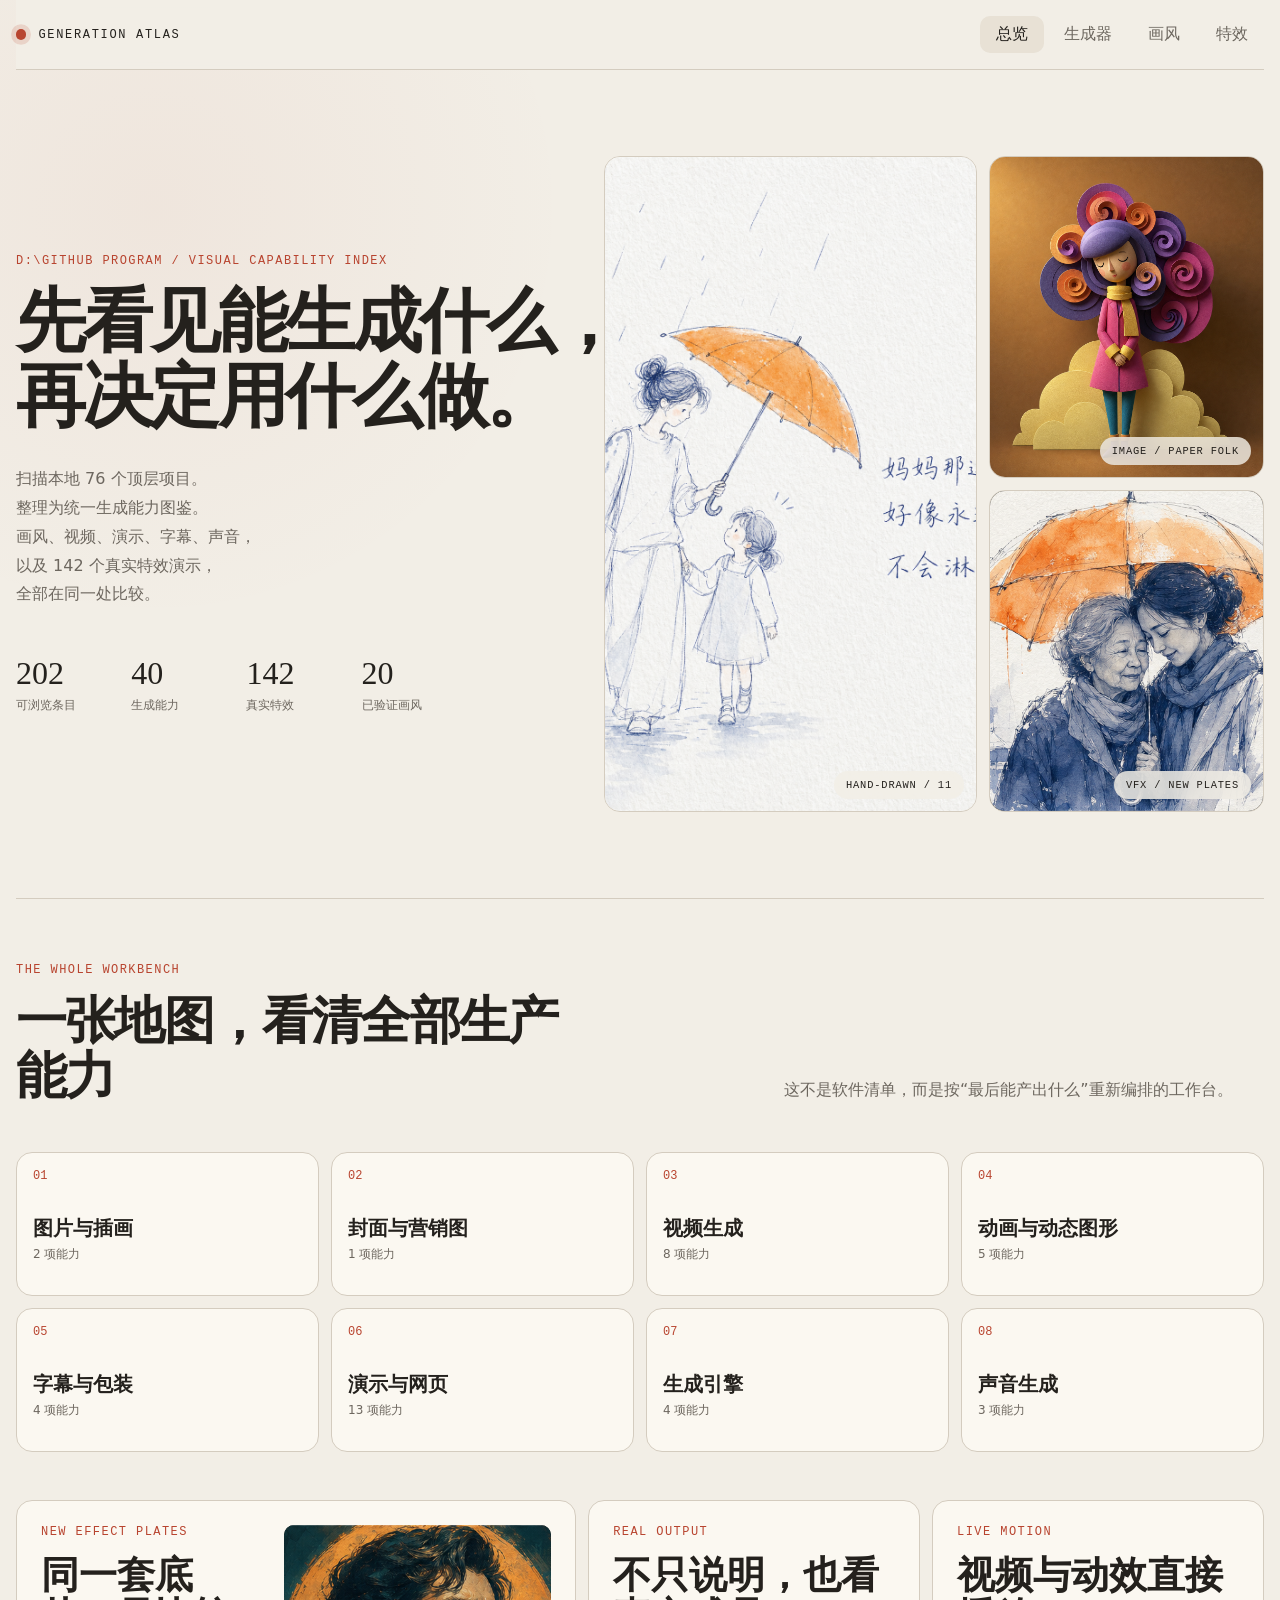
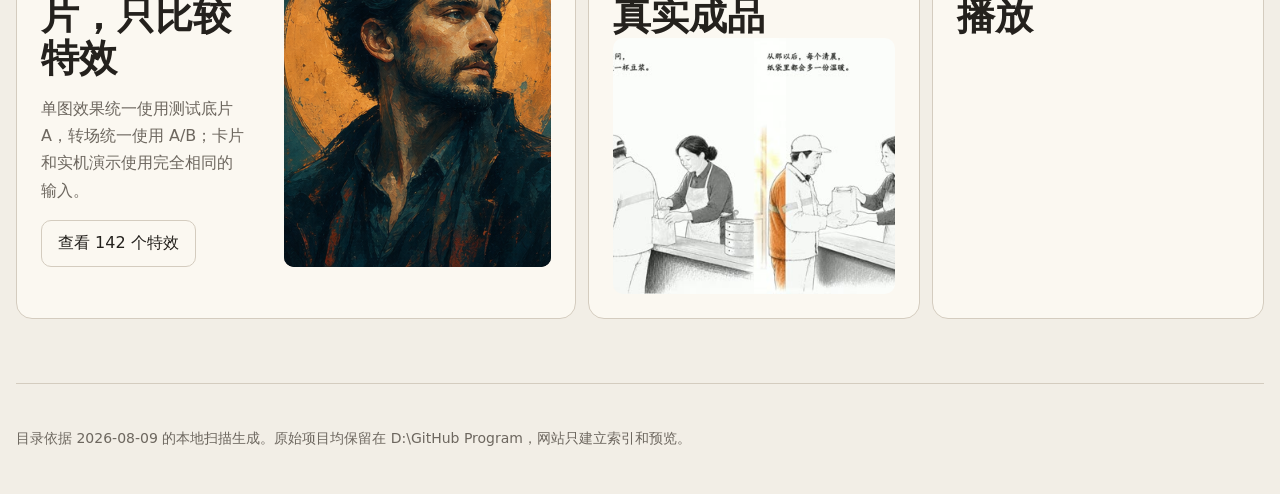
<file: gallery/index.html>
<!doctype html>
<html lang="zh-CN">
<head>
  <meta charset="utf-8">
  <meta name="viewport" content="width=device-width, initial-scale=1">
  <meta name="description" content="扫描 D:\GitHub Program 后建立的统一生成能力、视觉风格与特效素材库。">
  <title>生成能力图鉴</title>
  <link rel="icon" href="data:image/svg+xml,%3Csvg xmlns='http://www.w3.org/2000/svg' viewBox='0 0 64 64'%3E%3Crect width='64' height='64' rx='14' fill='%23b8442f'/%3E%3Ccircle cx='32' cy='32' r='15' fill='%23fff8ee'/%3E%3C/svg%3E">
  <link rel="stylesheet" href="./styles.css?v=20260728-2112">
  <link rel="stylesheet" href="./catalog.css?v=20260809-1535">
  <link rel="stylesheet" href="./effects.css?v=20260728-2112">
  <link rel="stylesheet" href="./canonical-effects.css?v=20260728-2112">
  <link rel="stylesheet" href="./responsive.css?v=20260728-2112">
  <script src="./data/catalog-data.js?v=20260809-1125" defer></script>
  <script src="./effect-specs.js?v=20260728-2112" defer></script>
  <script src="./assets/vendor/gsap.min.js?v=20260728-2112" defer></script>
  <script src="./effect-motion.js?v=20260809-1400" defer></script>
  <script src="./ui-utils.js?v=20260728-2112" defer></script>
  <script src="./renderers.js?v=20260728-2112" defer></script>
  <script src="./invocations.js?v=20260807-2220" defer></script>
  <script src="./gallery.js?v=20260809-1400" defer></script>
  <script src="./effect-preview-motion.js?v=20260809-1400" defer></script>
</head>
<body>
  <a class="skip-link" href="#catalog-main">跳到素材库</a>

  <header class="masthead">
    <a class="brand" href="#top" aria-label="生成能力图鉴首页">
      <span class="brand__mark" aria-hidden="true"></span>
      <span>GENERATION ATLAS</span>
    </a>
    <nav class="view-nav" aria-label="素材库分区">
      <button class="view-nav__button is-active" type="button" data-view="overview" aria-pressed="true">总览</button>
      <button class="view-nav__button" type="button" data-view="generators" aria-pressed="false">生成器</button>
      <button class="view-nav__button" type="button" data-view="styles" aria-pressed="false">画风</button>
      <button class="view-nav__button" type="button" data-view="effects" aria-pressed="false">特效</button>
    </nav>
  </header>

  <main id="catalog-main">
    <section id="top" class="hero" data-section="overview">
      <div class="hero__copy">
        <p class="eyebrow">D:\GITHUB PROGRAM / VISUAL CAPABILITY INDEX</p>
        <h1>
          <span>先看见能生成什么，</span>
          <span>再决定用什么做。</span>
        </h1>
        <p class="hero__intro">
          <span>扫描本地 76 个顶层项目。</span>
          <span>整理为统一生成能力图鉴。</span>
          <span>画风、视频、演示、字幕、声音，</span>
          <span>以及 142 个真实特效演示，</span>
          <span>全部在同一处比较。</span>
        </p>
        <dl class="hero__stats" aria-label="素材库统计">
          <div><dt>202</dt><dd>可浏览条目</dd></div>
          <div><dt>40</dt><dd>生成能力</dd></div>
          <div><dt>142</dt><dd>真实特效</dd></div>
          <div><dt>20</dt><dd>已验证画风</dd></div>
        </dl>
      </div>

      <div class="hero__contact-sheet" aria-label="生成内容预览">
        <figure class="hero__sample hero__sample--tall">
          <img src="./assets/effect-plates/emo-sketch.png" alt="情绪叙事淡彩速写">
          <figcaption>HAND-DRAWN / 11</figcaption>
        </figure>
        <figure class="hero__sample">
          <img src="./assets/effect-plates/paper-folk.png" alt="北欧纸雕">
          <figcaption>IMAGE / PAPER FOLK</figcaption>
        </figure>
        <figure class="hero__sample">
          <div class="effect-mini effect-mini--dissolve" aria-hidden="true">
            <img src="./assets/effect-plates/effect-ink-family.png" alt="">
            <img src="./assets/effect-plates/effect-vinyl-explorer.png" alt="">
          </div>
          <figcaption>VFX / NEW PLATES</figcaption>
        </figure>
      </div>
    </section>

    <section class="overview-board section-shell" data-section="overview" aria-labelledby="overview-title">
      <div class="section-heading">
        <div>
          <p class="eyebrow">THE WHOLE WORKBENCH</p>
          <h2 id="overview-title">一张地图，看清全部生产能力</h2>
        </div>
        <p>这不是软件清单，而是按“最后能产出什么”重新编排的工作台。</p>
      </div>
      <div id="family-board" class="family-board"></div>
      <div class="featured-grid">
        <article class="feature-story feature-story--wide">
          <div>
            <p class="eyebrow">NEW EFFECT PLATES</p>
            <h3>同一套底片，只比较特效</h3>
            <p>单图效果统一使用测试底片 A，转场统一使用 A/B；卡片和实机演示使用完全相同的输入。</p>
            <button class="inline-action" type="button" data-jump="effects">查看 142 个特效</button>
          </div>
          <div class="effect-mini effect-mini--dissolve" aria-hidden="true">
            <img src="./assets/effect-plates/effect-gouache-portrait.png" alt="">
            <img src="./assets/effect-plates/effect-paper-city.png" alt="">
          </div>
        </article>
        <article class="feature-story">
          <p class="eyebrow">REAL OUTPUT</p>
          <h3>不只说明，也看真实成品</h3>
          <img src="./assets/posters/handdraw-story.jpg" alt="手绘故事视频真实预览">
        </article>
        <article class="feature-story">
          <p class="eyebrow">LIVE MOTION</p>
          <h3>视频与动效直接播放</h3>
          <video src="./assets/posters/workbuddy-animation.mp4" autoplay muted loop playsinline aria-label="WorkBuddy 产品动画"></video>
        </article>
      </div>
    </section>

    <section class="catalog section-shell" data-section="generators" hidden aria-labelledby="generators-title">
      <div class="section-heading">
        <div>
          <p class="eyebrow">40 GENERATIVE WORKFLOWS</p>
          <h2 id="generators-title">按最终产物选择生成器</h2>
        </div>
        <p id="generator-count" class="result-count" aria-live="polite"></p>
      </div>
      <div class="toolbar">
        <label class="search">
          <span>搜索能力、产物或项目</span>
          <input id="generator-search" type="search" placeholder="例如：封面、字幕、PPT、语音" autocomplete="off">
        </label>
        <div id="generator-filters" class="filters" role="group" aria-label="按生成能力分组"></div>
      </div>
      <div id="generator-grid" class="catalog-grid"></div>
      <div id="generator-empty" class="empty-state" hidden>
        <h3>没有匹配的生成能力</h3>
        <p>换个关键词或回到全部分类。</p>
        <button class="inline-action" type="button" data-clear="generators">清除筛选</button>
      </div>
    </section>

    <section class="catalog section-shell" data-section="styles" hidden aria-labelledby="styles-title">
      <div class="section-heading">
        <div>
          <p class="eyebrow">20 VERIFIED VISUAL RECIPES</p>
          <h2 id="styles-title">选择稳定可复用的画风</h2>
        </div>
        <p id="style-count" class="result-count" aria-live="polite"></p>
      </div>
      <div class="toolbar">
        <label class="search">
          <span>搜索名称、别名或用途</span>
          <input id="style-search" type="search" placeholder="例如：水粉、讲解、潮玩" autocomplete="off">
        </label>
        <div id="style-filters" class="filters" role="group" aria-label="按画风分组"></div>
      </div>
      <div id="style-grid" class="catalog-grid catalog-grid--styles"></div>
      <div id="style-empty" class="empty-state" hidden>
        <h3>没有匹配的画风</h3>
        <p>换一个关键词或清除当前筛选。</p>
        <button class="inline-action" type="button" data-clear="styles">清除筛选</button>
      </div>
    </section>

    <section class="catalog section-shell" data-section="effects" hidden aria-labelledby="effects-title">
      <div class="section-heading">
        <div>
          <p class="eyebrow">142 LIVE HYPERFRAMES DEMOS</p>
          <h2 id="effects-title">统一生成图特效库</h2>
        </div>
        <p id="effect-count" class="result-count" aria-live="polite"></p>
      </div>
      <div class="effects-note">
        <span>控制变量预览</span>
        <p>单图效果只用固定 A，转场只用<span class="effects-note__keep">固定 A/B</span>；点开后仍用同一套底片<span class="effects-note__keep">播放对应特效</span>。</p>
      </div>
      <div class="toolbar">
        <label class="search">
          <span>搜索特效名称或类型</span>
          <input id="effect-search" type="search" placeholder="例如：dissolve、caption、glass、code" autocomplete="off">
        </label>
        <div id="effect-filters" class="filters" role="group" aria-label="按特效类型分组"></div>
      </div>
      <div id="effect-grid" class="effect-grid"></div>
      <div id="effect-empty" class="empty-state" hidden>
        <h3>没有匹配的特效</h3>
        <p>尝试 shader、caption、transition 或 code。</p>
        <button class="inline-action" type="button" data-clear="effects">清除筛选</button>
      </div>
    </section>
  </main>

  <footer>
    <p>目录依据 2026-08-09 的本地扫描生成。原始项目均保留在 D:\GitHub Program，网站只建立索引和预览。</p>
  </footer>

  <dialog id="detail-dialog" class="detail-dialog" aria-labelledby="detail-title">
    <div class="dialog__frame">
      <div id="detail-media" class="dialog__media"></div>
      <div class="dialog__copy">
        <div class="dialog__header">
          <p id="detail-meta" class="dialog__meta"></p>
          <button id="detail-close" class="text-button" type="button">关闭</button>
        </div>
        <div class="dialog__content">
          <h2 id="detail-title"></h2>
          <p id="detail-description" class="dialog__description"></p>
          <div id="detail-tags" class="tags"></div>
          <p id="detail-source" class="source-path"></p>
        </div>
        <button id="detail-copy" class="primary-action" type="button">复制调用信息</button>
      </div>
    </div>
  </dialog>
</body>
</html>
</file>
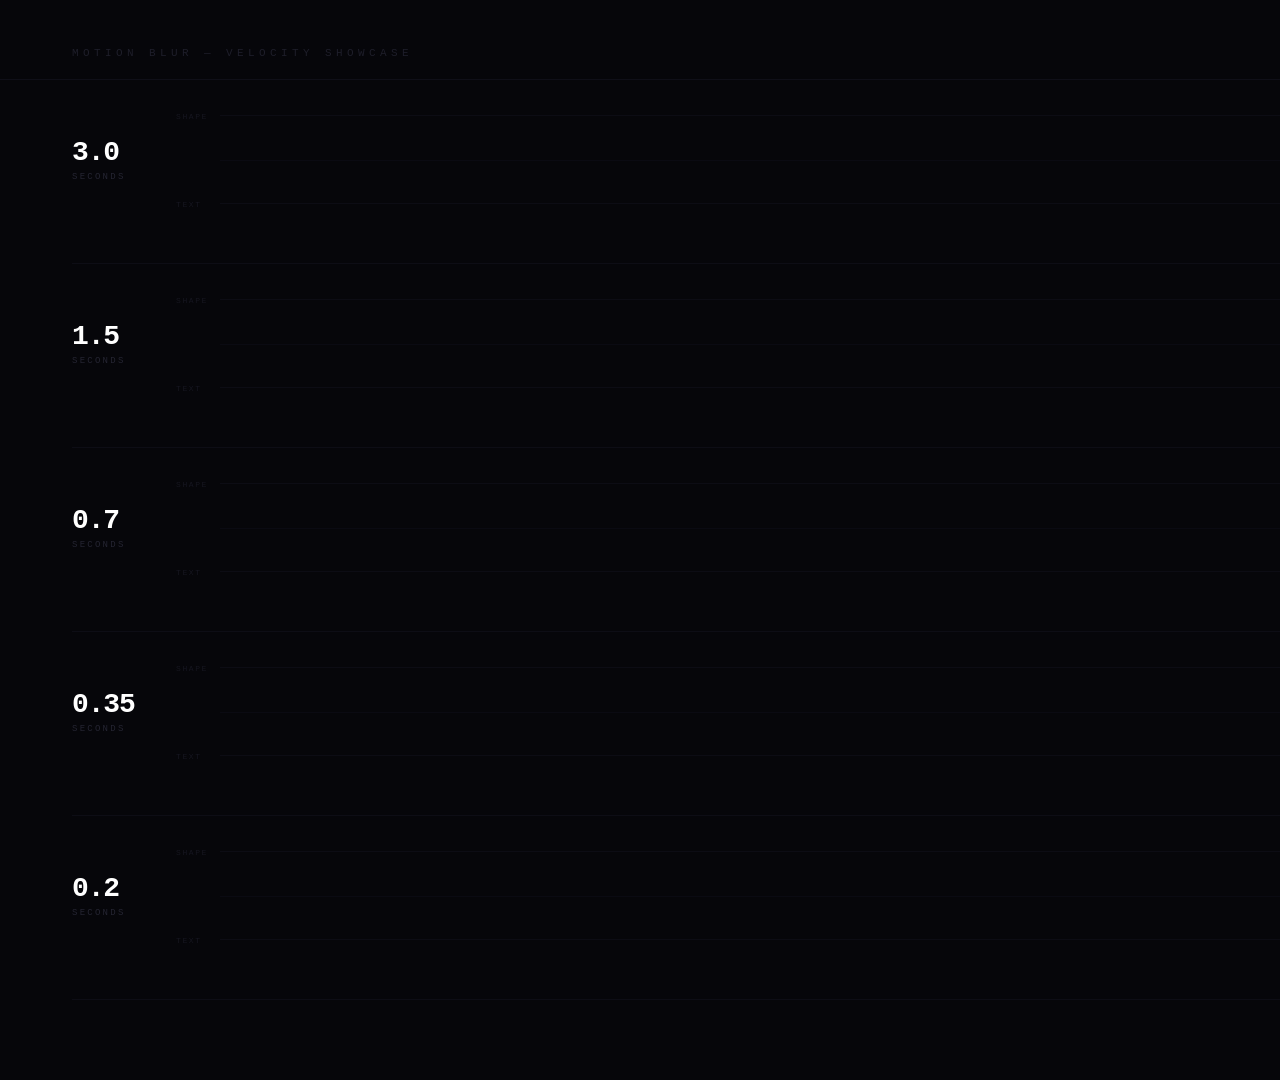
<file: gallery/assets/hyperframes-registry/examples/motion-blur/index.html>
<!doctype html>
<html lang="en">
  <head>
    <meta charset="UTF-8" />
    <meta name="viewport" content="width=1920, height=1080" />
    <title>Motion Blur — Velocity Showcase</title>
    <script src="https://cdn.jsdelivr.net/npm/gsap@3.14.2/dist/gsap.min.js"></script>
    <style>
      * {
        margin: 0;
        padding: 0;
        box-sizing: border-box;
      }
      html,
      body {
        margin: 0;
        width: 1920px;
        height: 1080px;
        overflow: hidden;
        background: #06060a;
      }

      #comp {
        position: relative;
        width: 1920px;
        height: 1080px;
        overflow: hidden;
        font-family: "SF Mono", ui-monospace, monospace;
        background: #06060a;
      }

      .header {
        position: absolute;
        top: 0;
        left: 0;
        right: 0;
        height: 80px;
        display: flex;
        align-items: flex-end;
        padding: 0 72px 20px;
        border-bottom: 1px solid #0f0f18;
      }
      .header-title {
        font-size: 11px;
        letter-spacing: 0.4em;
        text-transform: uppercase;
        color: #1e1e2a;
      }
      .header-sub {
        margin-left: auto;
        font-size: 11px;
        letter-spacing: 0.25em;
        text-transform: uppercase;
        color: #14141c;
      }

      /* Each group = one speed level, containing a shape row + text row */
      .group {
        position: absolute;
        left: 0;
        right: 0;
        height: 184px; /* 72 + 16 + 72 + 24 bottom */
      }

      /* Group bottom separator */
      .group::after {
        content: "";
        position: absolute;
        bottom: 0;
        left: 72px;
        right: 72px;
        height: 1px;
        background: #0d0d15;
      }

      /* Duration label — left, spanning both rows */
      .dur {
        position: absolute;
        left: 72px;
        top: 0;
        width: 90px;
        height: 160px; /* 72+16+72 */
        display: flex;
        flex-direction: column;
        justify-content: center;
      }
      .dur-num {
        font-size: 28px;
        font-weight: 700;
        letter-spacing: -0.04em;
        color: #fff;
        line-height: 1;
      }
      .dur-unit {
        font-size: 9px;
        letter-spacing: 0.25em;
        text-transform: uppercase;
        color: #252532;
        margin-top: 5px;
      }

      /* Row-type hint ("shape" / "text") — right of dur label */
      .row-hint {
        position: absolute;
        left: 176px;
        width: 44px;
        height: 72px;
        display: flex;
        align-items: center;
        font-size: 8px;
        letter-spacing: 0.2em;
        text-transform: uppercase;
        color: #161620;
      }

      /* Speed label — right, spanning both rows */
      .spd {
        position: absolute;
        right: 72px;
        top: 0;
        width: 100px;
        height: 160px;
        display: flex;
        flex-direction: column;
        justify-content: center;
        align-items: flex-end;
      }
      .spd-label {
        font-size: 10px;
        letter-spacing: 0.3em;
        text-transform: uppercase;
        color: #181822;
      }

      /* Animated elements — both types live at left:0, GSAP drives x */
      .pill {
        position: absolute;
        left: 0;
        top: 0;
        width: 200px;
        height: 72px;
        border-radius: 36px;
        will-change: transform, filter;
      }

      .word {
        position: absolute;
        left: 0;
        top: 88px; /* 72 + 16 gap */
        height: 72px;
        line-height: 72px;
        white-space: nowrap;
        font-size: 56px;
        font-weight: 800;
        letter-spacing: -0.03em;
        will-change: transform, filter;
      }

      /* Inner divider between shape row and text row */
      .inner-div {
        position: absolute;
        left: 220px;
        right: 200px;
        top: 80px; /* 72 + 8 */
        height: 1px;
        background: #0a0a12;
      }

      /* Track guide lines */
      .track-a,
      .track-b {
        position: absolute;
        left: 220px;
        right: 200px;
        height: 1px;
        background: #0c0c14;
      }
      .track-a {
        top: 35px;
      } /* center of shape row */
      .track-b {
        top: 123px;
      } /* 88 + 35 = center of text row */
    </style>
  </head>
  <body>
    <div
      id="comp"
      data-composition-id="motion-blur-example"
      data-width="1920"
      data-height="1080"
      data-start="0"
      data-duration="4"
    >
      <div class="header">
        <span class="header-title">Motion Blur — Velocity Showcase</span>
        <span class="header-sub">feGaussianBlur + scaleX · blur ∝ velocity</span>
      </div>

      <!-- Group 1: 3.0s slow — top: 80 -->
      <div class="group" style="top: 80px">
        <div class="dur"><span class="dur-num">3.0</span><span class="dur-unit">seconds</span></div>
        <div class="row-hint" style="top: 0">shape</div>
        <div class="row-hint" style="top: 88px">text</div>
        <div class="track-a"></div>
        <div class="inner-div"></div>
        <div class="track-b"></div>
        <div
          class="pill"
          id="s1"
          style="
            background: linear-gradient(135deg, #60a5fa, #2563eb);
            box-shadow: 0 0 32px rgba(96, 165, 250, 0.18);
          "
        ></div>
        <div
          class="word"
          id="t1"
          style="color: #3b82f6; text-shadow: 0 0 40px rgba(96, 165, 250, 0.3)"
        >
          DRIFT
        </div>
        <div class="spd"><span class="spd-label">slow</span></div>
      </div>

      <!-- Group 2: 1.5s medium — top: 264 -->
      <div class="group" style="top: 264px">
        <div class="dur"><span class="dur-num">1.5</span><span class="dur-unit">seconds</span></div>
        <div class="row-hint" style="top: 0">shape</div>
        <div class="row-hint" style="top: 88px">text</div>
        <div class="track-a"></div>
        <div class="inner-div"></div>
        <div class="track-b"></div>
        <div
          class="pill"
          id="s2"
          style="
            background: linear-gradient(135deg, #34d399, #059669);
            box-shadow: 0 0 32px rgba(52, 211, 153, 0.18);
          "
        ></div>
        <div
          class="word"
          id="t2"
          style="color: #10b981; text-shadow: 0 0 40px rgba(52, 211, 153, 0.3)"
        >
          GLIDE
        </div>
        <div class="spd"><span class="spd-label">medium</span></div>
      </div>

      <!-- Group 3: 0.7s fast — top: 448 -->
      <div class="group" style="top: 448px">
        <div class="dur"><span class="dur-num">0.7</span><span class="dur-unit">seconds</span></div>
        <div class="row-hint" style="top: 0">shape</div>
        <div class="row-hint" style="top: 88px">text</div>
        <div class="track-a"></div>
        <div class="inner-div"></div>
        <div class="track-b"></div>
        <div
          class="pill"
          id="s3"
          style="
            background: linear-gradient(135deg, #c084fc, #7c3aed);
            box-shadow: 0 0 32px rgba(192, 132, 252, 0.18);
          "
        ></div>
        <div
          class="word"
          id="t3"
          style="color: #a855f7; text-shadow: 0 0 40px rgba(192, 132, 252, 0.3)"
        >
          RUSH
        </div>
        <div class="spd"><span class="spd-label">fast</span></div>
      </div>

      <!-- Group 4: 0.35s faster — top: 632 -->
      <div class="group" style="top: 632px">
        <div class="dur">
          <span class="dur-num">0.35</span><span class="dur-unit">seconds</span>
        </div>
        <div class="row-hint" style="top: 0">shape</div>
        <div class="row-hint" style="top: 88px">text</div>
        <div class="track-a"></div>
        <div class="inner-div"></div>
        <div class="track-b"></div>
        <div
          class="pill"
          id="s4"
          style="
            background: linear-gradient(135deg, #fb923c, #ea580c);
            box-shadow: 0 0 32px rgba(251, 146, 60, 0.18);
          "
        ></div>
        <div
          class="word"
          id="t4"
          style="color: #f97316; text-shadow: 0 0 40px rgba(251, 146, 60, 0.3)"
        >
          BLAST
        </div>
        <div class="spd"><span class="spd-label">faster</span></div>
      </div>

      <!-- Group 5: 0.2s extreme — top: 816 -->
      <div class="group" style="top: 816px">
        <div class="dur"><span class="dur-num">0.2</span><span class="dur-unit">seconds</span></div>
        <div class="row-hint" style="top: 0">shape</div>
        <div class="row-hint" style="top: 88px">text</div>
        <div class="track-a"></div>
        <div class="inner-div"></div>
        <div class="track-b"></div>
        <div
          class="pill"
          id="s5"
          style="
            background: linear-gradient(135deg, #f87171, #dc2626);
            box-shadow: 0 0 32px rgba(248, 113, 113, 0.18);
          "
        ></div>
        <div
          class="word"
          id="t5"
          style="color: #ef4444; text-shadow: 0 0 40px rgba(248, 113, 113, 0.3)"
        >
          WARP
        </div>
        <div class="spd"><span class="spd-label">extreme</span></div>
      </div>

      <script>
        (function () {
          /* ── attachMotionBlur ─────────────────────────────────────── */
          if (!window._hfMbUid) window._hfMbUid = 0;
          var ns = "http://www.w3.org/2000/svg";

          function attachMotionBlur(selector, tl, opts) {
            opts = opts || {};
            var blurScale = opts.blurScale !== undefined ? opts.blurScale : 0.008;
            var blurMax = opts.blurMax !== undefined ? opts.blurMax : 20;
            var stretchScale = opts.stretchScale !== undefined ? opts.stretchScale : 0.0002;
            var stretchMax = opts.stretchMax !== undefined ? opts.stretchMax : 0;
            var axis = opts.axis || "both";

            var items = Array.isArray(selector) ? selector : [selector];
            var targets = items.reduce(function (acc, s) {
              if (typeof s === "string") {
                document.querySelectorAll(s).forEach(function (el) {
                  acc.push(el);
                });
              } else if (s instanceof Element) {
                acc.push(s);
              }
              return acc;
            }, []);

            // Ghost trail: copies placed only behind the element → inherently one-sided.
            // Top layer: small Gaussian at current position so element looks blurry, not sharp.
            var GHOST_CFG = [
              { frac: 0.25, slope: 0.55 },
              { frac: 0.55, slope: 0.28 },
              { frac: 1.0, slope: 0.1 },
            ];

            var state = targets.map(function (el) {
              var uid = "hf-mb-" + window._hfMbUid++;
              var svg = document.createElementNS(ns, "svg");
              svg.setAttribute("style", "position:absolute;width:0;height:0;overflow:hidden;");

              var filter = document.createElementNS(ns, "filter");
              filter.id = uid;
              filter.setAttribute("x", "-110%");
              filter.setAttribute("y", "-25%");
              filter.setAttribute("width", "260%");
              filter.setAttribute("height", "150%");

              var ghosts = GHOST_CFG.map(function (cfg, gi) {
                var feOff = document.createElementNS(ns, "feOffset");
                feOff.setAttribute("in", "SourceGraphic");
                feOff.setAttribute("dx", "0");
                feOff.setAttribute("dy", "0");
                feOff.setAttribute("result", "go" + gi);

                var feGB = document.createElementNS(ns, "feGaussianBlur");
                feGB.setAttribute("in", "go" + gi);
                feGB.setAttribute("stdDeviation", "0 0");
                feGB.setAttribute("result", "gb" + gi);

                var feCT = document.createElementNS(ns, "feComponentTransfer");
                feCT.setAttribute("in", "gb" + gi);
                feCT.setAttribute("result", "gf" + gi);
                var feFuncA = document.createElementNS(ns, "feFuncA");
                feFuncA.setAttribute("type", "linear");
                feFuncA.setAttribute("slope", String(cfg.slope));
                feCT.appendChild(feFuncA);

                filter.appendChild(feOff);
                filter.appendChild(feGB);
                filter.appendChild(feCT);
                return { feOff: feOff, feGB: feGB, frac: cfg.frac };
              });

              var feTopBlur = document.createElementNS(ns, "feGaussianBlur");
              feTopBlur.setAttribute("in", "SourceGraphic");
              feTopBlur.setAttribute("stdDeviation", "0 0");
              feTopBlur.setAttribute("result", "top");
              filter.appendChild(feTopBlur);

              var feMerge = document.createElementNS(ns, "feMerge");
              for (var mi = GHOST_CFG.length - 1; mi >= 0; mi--) {
                var mn = document.createElementNS(ns, "feMergeNode");
                mn.setAttribute("in", "gf" + mi);
                feMerge.appendChild(mn);
              }
              var mnTop = document.createElementNS(ns, "feMergeNode");
              mnTop.setAttribute("in", "top");
              feMerge.appendChild(mnTop);
              filter.appendChild(feMerge);

              svg.appendChild(filter);
              document.body.appendChild(svg);

              return {
                el: el,
                ghosts: ghosts,
                feTopBlur: feTopBlur,
                filterId: uid,
                prevX: parseFloat(gsap.getProperty(el, "x")) || 0,
                prevY: parseFloat(gsap.getProperty(el, "y")) || 0,
                prevTime: tl.time(),
              };
            });

            // tl.eventCallback("onUpdate") is not available in the HyperFrames renderer —
            // the runtime proxies the timeline. Tween onUpdate fires on every seek instead.
            var _proxy = { t: 0 };
            tl.to(
              _proxy,
              {
                t: 1,
                duration: Math.max(tl.duration(), 0.1),
                ease: "none",
                onUpdate: function () {
                  var time = tl.time();

                  state.forEach(function (s) {
                    var x = parseFloat(gsap.getProperty(s.el, "x")) || 0;
                    var y = parseFloat(gsap.getProperty(s.el, "y")) || 0;
                    var dt = time - s.prevTime;

                    if (dt > 0.0005) {
                      var vx = axis !== "y" ? (x - s.prevX) / dt : 0;
                      var vy = axis !== "x" ? (y - s.prevY) / dt : 0;

                      var bx = Math.min(Math.abs(vx) * blurScale, blurMax);
                      var by = Math.min(Math.abs(vy) * blurScale, blurMax);
                      var bxFinal = axis !== "y" ? bx : Math.max(by * 0.08, 0.4);
                      var byFinal = axis !== "x" ? by : Math.max(bx * 0.08, 0.4);
                      var active = bx > 0.3 || by > 0.3;

                      if (active) {
                        s.el.style.filter = "url(#" + s.filterId + ")";
                        s.ghosts.forEach(function (g) {
                          var dx =
                            axis !== "y" ? (vx >= 0 ? -bxFinal * g.frac : bxFinal * g.frac) : 0;
                          var dy =
                            axis !== "x" ? (vy >= 0 ? -byFinal * g.frac : byFinal * g.frac) : 0;
                          g.feOff.setAttribute("dx", dx.toFixed(2));
                          g.feOff.setAttribute("dy", dy.toFixed(2));
                          var gbx =
                            axis !== "y"
                              ? (bxFinal * g.frac * 0.5).toFixed(2)
                              : Math.max(byFinal * g.frac * 0.04, 0.4).toFixed(2);
                          var gby =
                            axis !== "x"
                              ? (byFinal * g.frac * 0.5).toFixed(2)
                              : Math.max(bxFinal * g.frac * 0.04, 0.4).toFixed(2);
                          g.feGB.setAttribute("stdDeviation", gbx + " " + gby);
                        });
                        s.feTopBlur.setAttribute(
                          "stdDeviation",
                          (bxFinal * 0.15).toFixed(2) + " " + (byFinal * 0.15).toFixed(2),
                        );
                        if (stretchMax > 0) {
                          var sx = 1 + Math.min(Math.abs(vx) * stretchScale, stretchMax);
                          var sy = 1 + Math.min(Math.abs(vy) * stretchScale, stretchMax);
                          var ox = axis !== "y" ? (vx >= 0 ? "100% 50%" : "0% 50%") : "50% 50%";
                          var oy = axis !== "x" ? (vy >= 0 ? "50% 100%" : "50% 0%") : "50% 50%";
                          gsap.set(s.el, {
                            scaleX: axis !== "y" ? sx : 1,
                            scaleY: axis !== "x" ? sy : 1,
                            transformOrigin: axis === "x" ? ox : axis === "y" ? oy : "50% 50%",
                          });
                        }
                      } else {
                        s.el.style.filter = "";
                        s.ghosts.forEach(function (g) {
                          g.feOff.setAttribute("dx", "0");
                          g.feOff.setAttribute("dy", "0");
                          g.feGB.setAttribute("stdDeviation", "0 0");
                        });
                        s.feTopBlur.setAttribute("stdDeviation", "0 0");
                        if (stretchMax > 0) {
                          gsap.set(s.el, { scaleX: 1, scaleY: 1, transformOrigin: "50% 50%" });
                        }
                      }

                      s.prevX = x;
                      s.prevY = y;
                      s.prevTime = time;
                    } else if (dt < -0.0005) {
                      s.el.style.filter = "";
                      s.ghosts.forEach(function (g) {
                        g.feOff.setAttribute("dx", "0");
                        g.feOff.setAttribute("dy", "0");
                        g.feGB.setAttribute("stdDeviation", "0 0");
                      });
                      s.feTopBlur.setAttribute("stdDeviation", "0 0");
                      if (stretchMax > 0) {
                        gsap.set(s.el, { scaleX: 1, scaleY: 1, transformOrigin: "50% 50%" });
                      }
                      s.prevX = x;
                      s.prevY = y;
                      s.prevTime = time;
                    }
                    // dt ≈ 0: runtime double-fires — skip.
                  });
                },
              },
              0,
            );
          }

          /* ── Timeline ─────────────────────────────────────────────── */
          var tl = gsap.timeline({ paused: true });

          // All elements start at x=-400 (off-screen left), travel to x=1920 (off-screen right).
          // Shape + text in each group share the same duration → same velocity → same blur.
          gsap.set(["#s1", "#s2", "#s3", "#s4", "#s5", "#t1", "#t2", "#t3", "#t4", "#t5"], {
            x: -400,
          });

          tl.to(["#s1", "#t1"], { x: 1640, duration: 3.0, ease: "power3.inOut" }, 0);
          tl.to(["#s2", "#t2"], { x: 1640, duration: 1.5, ease: "power3.inOut" }, 0);
          tl.to(["#s3", "#t3"], { x: 1640, duration: 0.7, ease: "power3.inOut" }, 0);
          tl.to(["#s4", "#t4"], { x: 1640, duration: 0.35, ease: "power3.inOut" }, 0);
          tl.to(["#s5", "#t5"], { x: 1640, duration: 0.2, ease: "power3.inOut" }, 0);

          tl.set(document.body, {}, 4);

          attachMotionBlur(
            ["#s1", "#s2", "#s3", "#s4", "#s5", "#t1", "#t2", "#t3", "#t4", "#t5"],
            tl,
            { axis: "x", blurMax: 80, stretchMax: 0 },
          );

          window.__timelines = window.__timelines || {};
          window.__timelines["motion-blur-example"] = tl;
        })();
      </script>
    </div>
  </body>
</html>
</file>
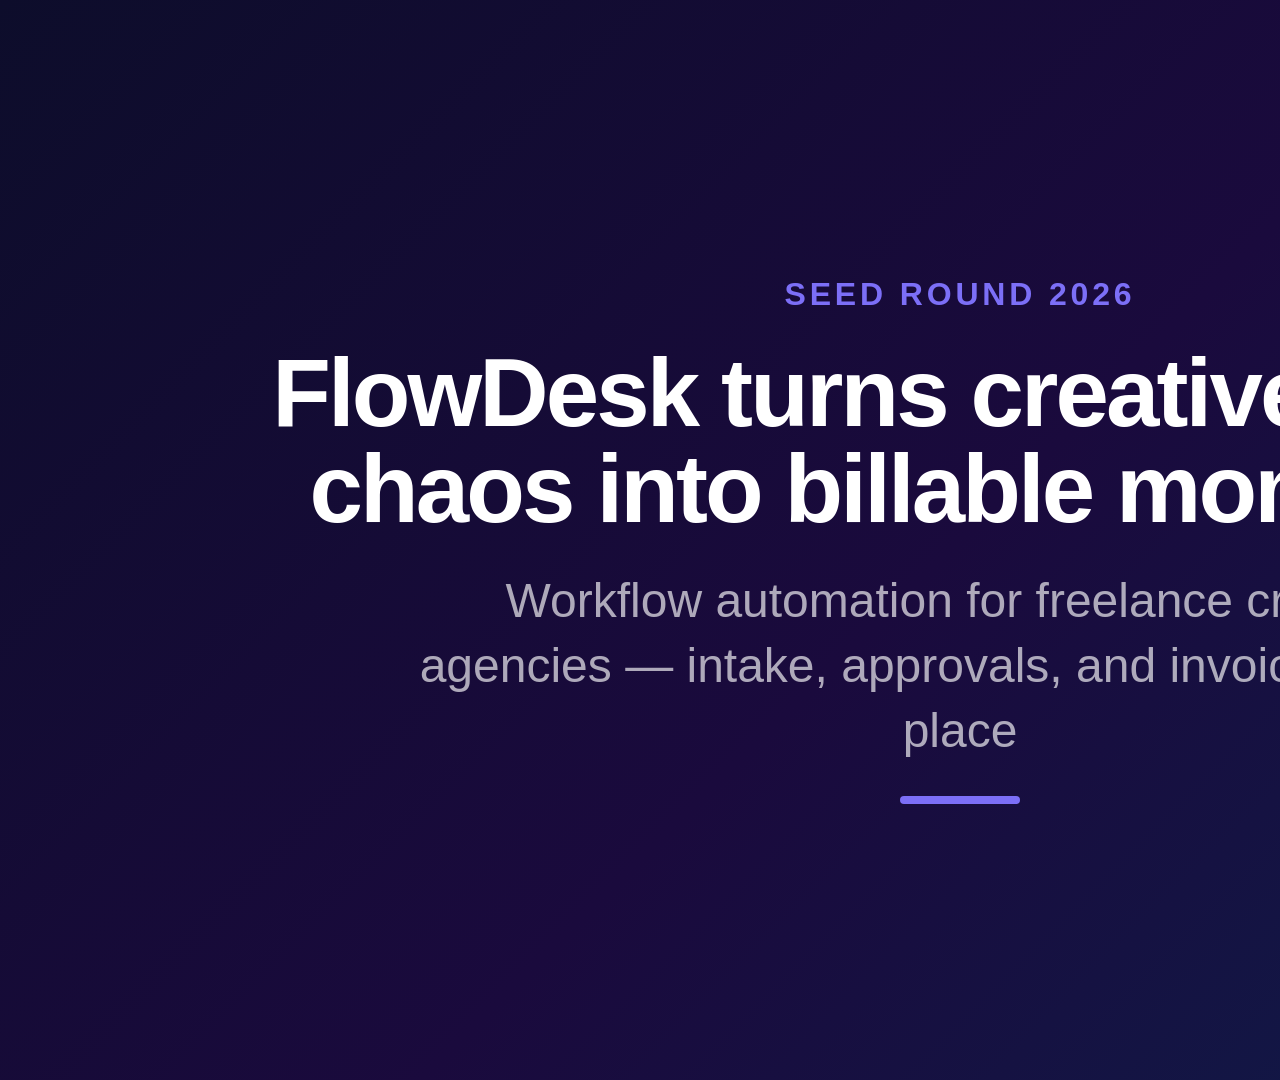
<file: gallery/assets/hyperframes-registry/examples/startup-pitch/index.html>
<!doctype html>
<html lang="en">
  <head>
    <meta charset="UTF-8" />
    <meta name="viewport" content="width=1920, height=1080" />
    <title>FlowDesk — Investor Pitch</title>
    <script src="https://cdn.jsdelivr.net/npm/gsap@3.14.2/dist/gsap.min.js"></script>
    <style>
      * {
        margin: 0;
        padding: 0;
        box-sizing: border-box;
      }
      html,
      body {
        margin: 0;
        width: 1920px;
        height: 1080px;
        overflow: hidden;
        font-family: "Helvetica Neue", Helvetica, Arial, sans-serif;
      }

      /* ── Shared scene positioning ───────────────────────── */
      .scene-frame {
        position: absolute;
        top: 0;
        left: 0;
        width: 1920px;
        height: 1080px;
        overflow: hidden;
        opacity: 0;
      }

      /* ── Content containers ──────────────────────────────── */
      .slide-inner {
        position: absolute;
        inset: 0;
        padding: 100px 160px;
        display: flex;
        flex-direction: column;
        justify-content: center;
        gap: 32px;
      }
      .slide-center {
        position: absolute;
        inset: 0;
        display: flex;
        flex-direction: column;
        align-items: center;
        justify-content: center;
        gap: 32px;
        padding: 100px 200px;
      }

      /* ── Typography ─────────────────────────────────────── */
      .eyebrow {
        font-size: 32px;
        font-weight: 700;
        letter-spacing: 0.12em;
        text-transform: uppercase;
      }
      .headline {
        font-size: 80px;
        font-weight: 800;
        line-height: 1.05;
        letter-spacing: -0.025em;
      }
      .headline-lg {
        font-size: 96px;
        font-weight: 900;
        line-height: 1;
        letter-spacing: -0.03em;
        text-align: center;
      }
      .subhead {
        font-size: 48px;
        font-weight: 400;
        line-height: 1.35;
        max-width: 1200px;
      }
      .subhead-center {
        font-size: 48px;
        font-weight: 400;
        line-height: 1.35;
        max-width: 1100px;
        text-align: center;
      }
      .stat-row {
        display: flex;
        gap: 80px;
        align-items: flex-end;
      }
      .stat-block {
        display: flex;
        flex-direction: column;
        gap: 8px;
      }
      .stat-number {
        font-size: 96px;
        font-weight: 900;
        line-height: 1;
        letter-spacing: -0.04em;
      }
      .stat-label {
        font-size: 36px;
        font-weight: 500;
        opacity: 0.7;
      }

      /* ── Problem bullets ─────────────────────────────────── */
      .pain-item {
        display: flex;
        align-items: flex-start;
        gap: 28px;
        /* pain items start hidden; driver reveals them imperatively on fragment */
        opacity: 0;
      }
      .pain-num {
        font-size: 56px;
        font-weight: 900;
        line-height: 1;
        flex-shrink: 0;
        min-width: 64px;
      }
      .pain-text {
        font-size: 52px;
        font-weight: 600;
        line-height: 1.2;
      }

      /* ── Market math ─────────────────────────────────────── */
      .math-row {
        display: flex;
        align-items: center;
        gap: 32px;
        font-size: 56px;
        font-weight: 700;
      }
      .math-op {
        font-size: 56px;
        font-weight: 400;
        opacity: 0.5;
      }
      .math-result {
        font-size: 80px;
        font-weight: 900;
      }

      /* ── Traction stats ──────────────────────────────────── */
      .traction-grid {
        display: grid;
        grid-template-columns: 1fr 1fr 1fr;
        gap: 60px;
        width: 100%;
        max-width: 1500px;
      }
      .traction-card {
        display: flex;
        flex-direction: column;
        gap: 12px;
        padding: 48px;
        border-radius: 24px;
      }
      .traction-number {
        font-size: 80px;
        font-weight: 900;
        line-height: 1;
        letter-spacing: -0.03em;
      }
      .traction-label {
        font-size: 36px;
        font-weight: 500;
      }

      /* ── Team cards ──────────────────────────────────────── */
      .team-grid {
        display: grid;
        grid-template-columns: 1fr 1fr 1fr;
        gap: 60px;
        width: 100%;
        max-width: 1500px;
      }
      .team-card {
        display: flex;
        flex-direction: column;
        gap: 12px;
        padding: 48px;
        border-radius: 24px;
      }
      .team-name {
        font-size: 44px;
        font-weight: 800;
      }
      .team-role {
        font-size: 32px;
        font-weight: 600;
        opacity: 0.7;
      }
      .team-bio {
        font-size: 28px;
        font-weight: 400;
        line-height: 1.4;
        opacity: 0.8;
      }

      /* ── Ask pill list ──────────────────────────────────── */
      .use-list {
        display: flex;
        flex-direction: column;
        gap: 24px;
      }
      .use-item {
        display: flex;
        align-items: center;
        gap: 24px;
        font-size: 44px;
        font-weight: 600;
      }
      .use-pct {
        font-size: 44px;
        font-weight: 900;
        min-width: 120px;
      }

      /* ── Decorative accent bar ───────────────────────────── */
      .accent-bar {
        width: 80px;
        height: 8px;
        border-radius: 4px;
      }
    </style>
  </head>
  <body style="margin: 0">
    <!--
      FlowDesk — Investor Pitch Deck
      Startup: FlowDesk — workflow SaaS for freelance creative agencies
        automates client intake, approval loops, and invoicing.

      Timeline layout (all scenes non-overlapping, contiguous main line):
        00–08s  cover           (main slide 1)
        08–20s  problem         (main slide 2, 3 fragments at 8.3, 8.6, 8.9s — bunched near start)
        20–28s  solution        (main slide 3)
        28–36s  why-now         (main slide 4)
        36–44s  market          (main slide 5, hotspot → market-drill branch)
        44–52s  product         (main slide 6)
        52–60s  traction        (main slide 7)
        60–68s  team            (main slide 8)
        68–76s  ask             (main slide 9)
        76–84s  market-drill    (branch slide — market-sizing-drill sequence)
    -->

    <!-- ── JSON island (source of truth for slide order, fragments, hotspots) ── -->
    <script type="application/hyperframes-slideshow+json">
      {
        "slides": [
          {
            "sceneId": "cover",
            "notes": "Open cold with the tagline. Let it breathe — no build, just the claim."
          },
          {
            "sceneId": "problem",
            "notes": "Walk through each pain point one fragment at a time. The 14h/week stat is the anchor.",
            "fragments": [8.3, 8.6, 8.9],
            "hotspots": []
          },
          {
            "sceneId": "solution",
            "notes": "One sentence. The product kills the three pains from the previous slide."
          },
          {
            "sceneId": "why-now",
            "notes": "Three macro tailwinds — remote-first freelancing, API economy, AI underwriting."
          },
          {
            "sceneId": "market",
            "notes": "Bottom-up math only. 480k agencies × $4,200 ACV = $2.0B SAM. Use hotspot for methodology Q.",
            "hotspots": [
              {
                "id": "mkt-hotspot",
                "label": "How did you size this market?",
                "target": "market-sizing-drill",
                "region": { "x": 55, "y": 60, "w": 40, "h": 28 }
              }
            ]
          },
          {
            "sceneId": "product",
            "notes": "Three product pillars — intake, approvals, invoicing. Show the single workflow view."
          },
          {
            "sceneId": "traction",
            "notes": "Lead with MRR and NRR — investors pattern-match on those two numbers first."
          },
          {
            "sceneId": "team",
            "notes": "Why us: ex-Stripe, ex-Figma, serial founders. Domain depth on both sides."
          },
          {
            "sceneId": "ask",
            "notes": "$4M seed to hit 1,000 customers. Show specific use of proceeds."
          }
        ],
        "slideSequences": [
          {
            "id": "market-sizing-drill",
            "label": "Market sizing methodology",
            "slides": [
              {
                "sceneId": "market-drill",
                "notes": "Step through the bottom-up math: Dun & Bradstreet count → filter → ACV from comparable comps."
              }
            ]
          }
        ]
      }
    </script>

    <!-- Root composition container -->
    <div
      id="root"
      data-composition-id="root"
      data-start="0"
      data-duration="84"
      data-width="1920"
      data-height="1080"
      style="position: relative; width: 1920px; height: 1080px; overflow: hidden; background: #0b0b0f"
    >

      <!-- ══════════════════════════════════════════════════════
           SLIDE 1 — COVER
           "FlowDesk turns creative agency chaos into billable momentum"
           Start: 0  Duration: 8  End: 8
           Background: deep indigo gradient
      ═══════════════════════════════════════════════════════════ -->
      <div
        id="scene-cover"
        class="scene-frame clip"
        data-composition-id="cover"
        data-start="0"
        data-duration="8"
        data-label="Cover"
        data-track-index="1"
        style="background: linear-gradient(135deg, #0d0d2b 0%, #1a0a3d 50%, #0d1f4a 100%)"
      >
        <div class="slide-center">
          <div id="cover-eyebrow" class="eyebrow" style="color: #7c6ff7" data-anim>Seed Round 2026</div>
          <h1 id="cover-headline" class="headline-lg" style="color: #ffffff" data-anim>
            FlowDesk turns creative agency chaos into billable momentum
          </h1>
          <p id="cover-sub" class="subhead-center" style="color: rgba(255,255,255,0.65)" data-anim>
            Workflow automation for freelance creative agencies — intake, approvals, and invoicing in one place
          </p>
          <div id="cover-bar" class="accent-bar" style="background: #7c6ff7; width: 120px" data-anim></div>
        </div>
      </div>

      <!-- ══════════════════════════════════════════════════════
           SLIDE 2 — PROBLEM
           "Creative agencies haemorrhage 14 hours a week chasing approvals and invoices"
           Start: 8  Duration: 12  End: 20
           Fragments at 8.3, 8.6, 8.9 (absolute timeline times — bunched near start for snappiness)
           Background: dark warm red
      ═══════════════════════════════════════════════════════════ -->
      <div
        id="scene-problem"
        class="scene-frame clip"
        data-composition-id="problem"
        data-start="8"
        data-duration="12"
        data-label="The problem"
        data-track-index="1"
        style="background: linear-gradient(135deg, #1a0808 0%, #2d0f0f 100%)"
      >
        <div class="slide-inner">
          <div id="prob-eyebrow" class="eyebrow" style="color: #f87171" data-anim>The problem</div>
          <h2 id="prob-headline" class="headline" style="color: #ffffff; max-width: 1400px" data-anim>
            Creative agencies haemorrhage 14 hours a week chasing approvals and invoices
          </h2>
          <div id="prob-pain1" class="pain-item">
            <span class="pain-num" style="color: #f87171">01</span>
            <span class="pain-text" style="color: rgba(255,255,255,0.9)">Client feedback loops take 4–6 days per project revision</span>
          </div>
          <div id="prob-pain2" class="pain-item">
            <span class="pain-num" style="color: #f87171">02</span>
            <span class="pain-text" style="color: rgba(255,255,255,0.9)">Late invoices leave 28% of revenue outstanding 30+ days</span>
          </div>
          <div id="prob-pain3" class="pain-item">
            <span class="pain-num" style="color: #f87171">03</span>
            <span class="pain-text" style="color: rgba(255,255,255,0.9)">Intake chaos — email threads, Notion, DMs — kills 3h/week on triage</span>
          </div>
        </div>
      </div>

      <!-- ══════════════════════════════════════════════════════
           SLIDE 3 — SOLUTION
           "FlowDesk collapses intake, approvals, and invoicing into one automated workflow — agencies bill faster and work less"
           Start: 20  Duration: 8  End: 28
           Background: rich teal/green
      ═══════════════════════════════════════════════════════════ -->
      <div
        id="scene-solution"
        class="scene-frame clip"
        data-composition-id="solution"
        data-start="20"
        data-duration="8"
        data-label="Solution"
        data-track-index="1"
        style="background: linear-gradient(135deg, #071a17 0%, #0a2e26 50%, #06201b 100%)"
      >
        <div class="slide-center">
          <div id="sol-eyebrow" class="eyebrow" style="color: #34d399" data-anim>Our solution</div>
          <h2 id="sol-headline" class="headline-lg" style="color: #ffffff; max-width: 1400px" data-anim>
            FlowDesk collapses intake, approvals, and invoicing into one automated workflow — agencies bill faster and work less
          </h2>
          <p id="sol-sub" class="subhead-center" style="color: rgba(255,255,255,0.65)" data-anim>
            One link for clients. One dashboard for teams. Zero email follow-ups.
          </p>
        </div>
      </div>

      <!-- ══════════════════════════════════════════════════════
           SLIDE 4 — WHY NOW
           "Three forces converging in 2026 make FlowDesk a category-defining moment"
           Start: 28  Duration: 8  End: 36
           Background: midnight blue
      ═══════════════════════════════════════════════════════════ -->
      <div
        id="scene-why-now"
        class="scene-frame clip"
        data-composition-id="why-now"
        data-start="28"
        data-duration="8"
        data-label="Why now"
        data-track-index="1"
        style="background: linear-gradient(135deg, #050d1f 0%, #0a1a3d 100%)"
      >
        <div class="slide-inner">
          <div id="wn-eyebrow" class="eyebrow" style="color: #60a5fa" data-anim>Why now</div>
          <h2 id="wn-headline" class="headline" style="color: #ffffff" data-anim>
            Three forces converging in 2026 make FlowDesk a category-defining moment
          </h2>
          <div id="wn-row" class="stat-row" style="gap: 60px; margin-top: 16px" data-anim>
            <div class="stat-block">
              <span class="stat-number" style="color: #60a5fa">74%</span>
              <span class="stat-label" style="color: rgba(255,255,255,0.65)">of US agencies now fully remote — async tooling is table stakes</span>
            </div>
            <div class="stat-block">
              <span class="stat-number" style="color: #60a5fa">3×</span>
              <span class="stat-label" style="color: rgba(255,255,255,0.65)">growth in SMB API adoption, enabling no-code automations</span>
            </div>
            <div class="stat-block">
              <span class="stat-number" style="color: #60a5fa">AI</span>
              <span class="stat-label" style="color: rgba(255,255,255,0.65)">AI-powered approval routing cuts review cycles by 60%</span>
            </div>
          </div>
        </div>
      </div>

      <!-- ══════════════════════════════════════════════════════
           SLIDE 5 — MARKET
           "480,000 US creative agencies × $4,200 ACV = $2.0B serviceable market"
           Start: 36  Duration: 8  End: 44
           Hotspot → market-sizing-drill branch
           Background: deep purple
      ═══════════════════════════════════════════════════════════ -->
      <div
        id="scene-market"
        class="scene-frame clip"
        data-composition-id="market"
        data-start="36"
        data-duration="8"
        data-label="Market"
        data-track-index="1"
        style="background: linear-gradient(135deg, #110824 0%, #1e0a40 100%)"
      >
        <div class="slide-inner">
          <div id="mkt-eyebrow" class="eyebrow" style="color: #a78bfa" data-anim>Market sizing</div>
          <h2 id="mkt-headline" class="headline" style="color: #ffffff; max-width: 1300px" data-anim>
            480,000 US creative agencies × $4,200 ACV = $2.0B serviceable market
          </h2>
          <div id="mkt-math" class="math-row" style="color: #ffffff; margin-top: 8px" data-anim>
            <span style="color: #a78bfa; font-size: 56px; font-weight: 800">480k</span>
            <span class="math-op">agencies</span>
            <span class="math-op">×</span>
            <span style="color: #a78bfa; font-size: 56px; font-weight: 800">$4,200</span>
            <span class="math-op">ACV</span>
            <span class="math-op">=</span>
            <span id="mkt-result" class="math-result" style="color: #c4b5fd">$2.0B SAM</span>
          </div>
          <p id="mkt-note" class="subhead" style="color: rgba(255,255,255,0.55); font-size: 36px; margin-top: 8px" data-anim>
            Initial wedge: 3–15 person US agencies billing $250k–$2M/yr via Stripe. Expand to EU in year 2.
          </p>
        </div>
      </div>

      <!-- ══════════════════════════════════════════════════════
           SLIDE 6 — PRODUCT
           "FlowDesk's three-module platform cuts the agency ops stack from six tools to one"
           Start: 44  Duration: 8  End: 52
           Background: slate dark
      ═══════════════════════════════════════════════════════════ -->
      <div
        id="scene-product"
        class="scene-frame clip"
        data-composition-id="product"
        data-start="44"
        data-duration="8"
        data-label="Product"
        data-track-index="1"
        style="background: linear-gradient(135deg, #0c0f18 0%, #161b2e 100%)"
      >
        <div class="slide-inner">
          <div id="prod-eyebrow" class="eyebrow" style="color: #38bdf8" data-anim>Product</div>
          <h2 id="prod-headline" class="headline" style="color: #ffffff; max-width: 1300px" data-anim>
            FlowDesk's three-module platform cuts the agency ops stack from six tools to one
          </h2>
          <div id="prod-modules" style="display: flex; gap: 48px; margin-top: 16px" data-anim>
            <div style="flex: 1; padding: 40px; background: rgba(56,189,248,0.08); border-radius: 20px; border: 1px solid rgba(56,189,248,0.2)">
              <div style="font-size: 48px; font-weight: 800; color: #38bdf8; margin-bottom: 12px">Intake</div>
              <div style="font-size: 36px; color: rgba(255,255,255,0.8); line-height: 1.4">Smart intake forms with file upload, budget qualifier, and auto-brief generation</div>
            </div>
            <div style="flex: 1; padding: 40px; background: rgba(56,189,248,0.08); border-radius: 20px; border: 1px solid rgba(56,189,248,0.2)">
              <div style="font-size: 48px; font-weight: 800; color: #38bdf8; margin-bottom: 12px">Approvals</div>
              <div style="font-size: 36px; color: rgba(255,255,255,0.8); line-height: 1.4">AI-routed review links — one URL, unlimited rounds, full audit trail</div>
            </div>
            <div style="flex: 1; padding: 40px; background: rgba(56,189,248,0.08); border-radius: 20px; border: 1px solid rgba(56,189,248,0.2)">
              <div style="font-size: 48px; font-weight: 800; color: #38bdf8; margin-bottom: 12px">Invoicing</div>
              <div style="font-size: 36px; color: rgba(255,255,255,0.8); line-height: 1.4">Auto-invoice on approval — Stripe-native, net-terms, retainer billing</div>
            </div>
          </div>
        </div>
      </div>

      <!-- ══════════════════════════════════════════════════════
           SLIDE 7 — TRACTION
           "We crossed $42k MRR in 14 months with 186 paying agencies and 118% NRR"
           Start: 52  Duration: 8  End: 60
           Background: emerald dark
      ═══════════════════════════════════════════════════════════ -->
      <div
        id="scene-traction"
        class="scene-frame clip"
        data-composition-id="traction"
        data-start="52"
        data-duration="8"
        data-label="Traction"
        data-track-index="1"
        style="background: linear-gradient(135deg, #051a10 0%, #0a2e1c 100%)"
      >
        <div class="slide-inner">
          <div id="tr-eyebrow" class="eyebrow" style="color: #4ade80" data-anim>Traction</div>
          <h2 id="tr-headline" class="headline" style="color: #ffffff; max-width: 1400px" data-anim>
            We crossed $42k MRR in 14 months with 186 paying agencies and 118% NRR
          </h2>
          <div id="tr-cards" class="traction-grid" style="margin-top: 16px" data-anim>
            <div class="traction-card" style="background: rgba(74,222,128,0.08); border: 1px solid rgba(74,222,128,0.2)">
              <span class="traction-number" style="color: #4ade80">$42k</span>
              <span class="traction-label" style="color: rgba(255,255,255,0.75)">MRR (Apr 2026)</span>
            </div>
            <div class="traction-card" style="background: rgba(74,222,128,0.08); border: 1px solid rgba(74,222,128,0.2)">
              <span class="traction-number" style="color: #4ade80">118%</span>
              <span class="traction-label" style="color: rgba(255,255,255,0.75)">Net Revenue Retention</span>
            </div>
            <div class="traction-card" style="background: rgba(74,222,128,0.08); border: 1px solid rgba(74,222,128,0.2)">
              <span class="traction-number" style="color: #4ade80">186</span>
              <span class="traction-label" style="color: rgba(255,255,255,0.75)">Paying agencies, 0 churned in 90 days</span>
            </div>
          </div>
        </div>
      </div>

      <!-- ══════════════════════════════════════════════════════
           SLIDE 8 — TEAM
           "Our three-person founding team has shipped and sold workflow software at Stripe, Figma, and HoneyBook"
           Start: 60  Duration: 8  End: 68
           Background: warm charcoal
      ═══════════════════════════════════════════════════════════ -->
      <div
        id="scene-team"
        class="scene-frame clip"
        data-composition-id="team"
        data-start="60"
        data-duration="8"
        data-label="Team"
        data-track-index="1"
        style="background: linear-gradient(135deg, #16100a 0%, #261a0f 100%)"
      >
        <div class="slide-inner">
          <div id="team-eyebrow" class="eyebrow" style="color: #fb923c" data-anim>Team</div>
          <h2 id="team-headline" class="headline" style="color: #ffffff; max-width: 1400px" data-anim>
            Our three-person founding team has shipped and sold workflow software at Stripe, Figma, and HoneyBook
          </h2>
          <div id="team-cards" class="team-grid" style="margin-top: 16px" data-anim>
            <div class="team-card" style="background: rgba(251,146,60,0.08); border: 1px solid rgba(251,146,60,0.2)">
              <span class="team-name" style="color: #fb923c">Sara Okeke</span>
              <span class="team-role" style="color: rgba(255,255,255,0.7)">CEO &amp; Co-founder</span>
              <span class="team-bio" style="color: rgba(255,255,255,0.7)">Former PM at Stripe Billing. 2× founder (YC S18).</span>
            </div>
            <div class="team-card" style="background: rgba(251,146,60,0.08); border: 1px solid rgba(251,146,60,0.2)">
              <span class="team-name" style="color: #fb923c">Dev Patel</span>
              <span class="team-role" style="color: rgba(255,255,255,0.7)">CTO &amp; Co-founder</span>
              <span class="team-bio" style="color: rgba(255,255,255,0.7)">Eng lead on Figma Comments. Built async review infra used by 4M teams.</span>
            </div>
            <div class="team-card" style="background: rgba(251,146,60,0.08); border: 1px solid rgba(251,146,60,0.2)">
              <span class="team-name" style="color: #fb923c">Leila Hart</span>
              <span class="team-role" style="color: rgba(255,255,255,0.7)">Head of Revenue</span>
              <span class="team-bio" style="color: rgba(255,255,255,0.7)">Closed first 200 customers at HoneyBook. Agency market expert.</span>
            </div>
          </div>
        </div>
      </div>

      <!-- ══════════════════════════════════════════════════════
           SLIDE 9 — ASK
           "We are raising $4M seed to reach 1,000 customers and $200k MRR in 18 months"
           Start: 68  Duration: 8  End: 76
           Background: strong indigo
      ═══════════════════════════════════════════════════════════ -->
      <div
        id="scene-ask"
        class="scene-frame clip"
        data-composition-id="ask"
        data-start="68"
        data-duration="8"
        data-label="The ask"
        data-track-index="1"
        style="background: linear-gradient(135deg, #0d0d2b 0%, #1a1060 100%)"
      >
        <div class="slide-inner">
          <div id="ask-eyebrow" class="eyebrow" style="color: #818cf8" data-anim>The ask</div>
          <h2 id="ask-headline" class="headline" style="color: #ffffff; max-width: 1400px" data-anim>
            We are raising $4M seed to reach 1,000 customers and $200k MRR in 18 months
          </h2>
          <div id="ask-uses" class="use-list" style="margin-top: 16px" data-anim>
            <div class="use-item">
              <span class="use-pct" style="color: #818cf8">50%</span>
              <span style="color: rgba(255,255,255,0.85); font-size: 44px; font-weight: 600">Eng &amp; product — hire 4 engineers, ship EU data residency + mobile app</span>
            </div>
            <div class="use-item">
              <span class="use-pct" style="color: #818cf8">30%</span>
              <span style="color: rgba(255,255,255,0.85); font-size: 44px; font-weight: 600">Sales &amp; CS — 3 AEs + partner channel (agencies tool stack)</span>
            </div>
            <div class="use-item">
              <span class="use-pct" style="color: #818cf8">20%</span>
              <span style="color: rgba(255,255,255,0.85); font-size: 44px; font-weight: 600">Marketing — content-led PLG, SEO moat, case study library</span>
            </div>
          </div>
        </div>
      </div>

      <!-- ══════════════════════════════════════════════════════
           BRANCH SLIDE — MARKET-DRILL
           Branch: market-sizing-drill / "Market sizing methodology"
           Start: 76  Duration: 8  End: 84
           NOT in main slides array — only in slideSequences
           Background: charcoal purple (visually distinct from market slide)
      ═══════════════════════════════════════════════════════════ -->
      <div
        id="scene-market-drill"
        class="scene-frame clip"
        data-composition-id="market-drill"
        data-start="76"
        data-duration="8"
        data-label="Market math drill-down"
        data-track-index="1"
        style="background: linear-gradient(135deg, #0f0a20 0%, #1c1035 100%)"
      >
        <div class="slide-inner">
          <div id="drill-eyebrow" class="eyebrow" style="color: #c084fc" data-anim>Market sizing methodology</div>
          <h2 id="drill-headline" class="headline" style="color: #ffffff; max-width: 1500px" data-anim>
            Bottom-up: Dun &amp; Bradstreet lists 1.1M US "design services" firms — we filter to 480k agencies billing &gt;$250k/yr
          </h2>
          <div id="drill-steps" style="display: flex; flex-direction: column; gap: 24px; margin-top: 16px" data-anim>
            <div style="display: flex; gap: 24px; align-items: center">
              <span style="font-size: 48px; font-weight: 900; color: #c084fc; min-width: 72px">1.</span>
              <span style="font-size: 44px; color: rgba(255,255,255,0.85); font-weight: 600">1.1M Dun &amp; Bradstreet "design services" — filter to 5+ employee, $250k+ revenue</span>
            </div>
            <div style="display: flex; gap: 24px; align-items: center">
              <span style="font-size: 48px; font-weight: 900; color: #c084fc; min-width: 72px">2.</span>
              <span style="font-size: 44px; color: rgba(255,255,255,0.85); font-weight: 600">= 480k addressable agencies × $4,200 ACV (3 seats × $1,400/seat/yr = comparable to HoneyBook)</span>
            </div>
            <div style="display: flex; gap: 24px; align-items: center">
              <span style="font-size: 48px; font-weight: 900; color: #c084fc; min-width: 72px">3.</span>
              <span style="font-size: 44px; color: rgba(255,255,255,0.85); font-weight: 600">$2.0B SAM. Expand to EU (est. 600k agencies) in Y2 for $4.5B total SAM.</span>
            </div>
          </div>
        </div>
      </div>

      <!-- ── Root timeline (spans full 84s composition) ──────── -->
      <script>
        (function () {
          window.__timelines = window.__timelines || {};
          var tl = gsap.timeline({ paused: true });
          tl.to({}, { duration: 84 });
          window.__timelines["root"] = tl;
        })();
      </script>

    </div><!-- end #root -->

    <!-- ── Scene visibility controller + imperative animation driver ──────────
         Drives each scene's opacity based on playhead (seek-driven visibility).
         ALSO fires imperative GSAP entrance animations via GSAP's own ticker
         when a scene transitions from inactive→active. Pain items are revealed
         imperatively when the playhead crosses their bunched fragment times.

         Fragment times for problem: [8.3, 8.6, 8.9] — bunched near scene start
         so each ArrowRight advances the playhead to the next reveal within ~300ms.
    ──────────────────────────────────────────────────────────────────────────── -->
    <script>
      (function () {
        var scenes = [
          { id: "scene-cover",        start: 0,  end: 8  },
          { id: "scene-problem",      start: 8,  end: 20 },
          { id: "scene-solution",     start: 20, end: 28 },
          { id: "scene-why-now",      start: 28, end: 36 },
          { id: "scene-market",       start: 36, end: 44 },
          { id: "scene-product",      start: 44, end: 52 },
          { id: "scene-traction",     start: 52, end: 60 },
          { id: "scene-team",         start: 60, end: 68 },
          { id: "scene-ask",          start: 68, end: 76 },
          { id: "scene-market-drill", start: 76, end: 84 }
        ];

        // Fragment config for problem slide: pain items revealed at bunched times
        var painFragments = [
          { time: 8.3, id: "prob-pain1" },
          { time: 8.6, id: "prob-pain2" },
          { time: 8.9, id: "prob-pain3" }
        ];
        var painRevealed = [false, false, false];

        // Track which scene was last active to detect transitions
        var lastActiveId = null;

        function fireEntranceAnim(scene) {
          var animEls = scene.querySelectorAll("[data-anim]");
          if (!animEls.length) return;
          // Quick crossfade: scene container from 0→1 already handled by visibility controller.
          // Stagger-in the data-anim elements from below+transparent via GSAP's own ticker.
          gsap.from(animEls, {
            opacity: 0,
            y: 30,
            duration: 0.45,
            stagger: 0.08,
            ease: "power2.out",
            overwrite: true
          });
        }

        function revealPainItem(id) {
          var el = document.getElementById(id);
          if (!el) return;
          gsap.fromTo(el, { opacity: 0, x: -20 }, { opacity: 1, x: 0, duration: 0.4, ease: "power2.out", overwrite: true });
        }

        function updateVisibility(t) {
          for (var i = 0; i < scenes.length; i++) {
            var s = scenes[i];
            var el = document.getElementById(s.id);
            if (!el) continue;
            var isActive = t >= s.start && t < s.end;
            el.style.opacity = isActive ? "1" : "0";
            el.style.pointerEvents = isActive ? "auto" : "none";

            // Fire entrance animation when scene BECOMES active
            if (isActive && lastActiveId !== s.id) {
              // Reset pain items when re-entering problem scene
              if (s.id === "scene-problem") {
                painRevealed = [false, false, false];
                var pains = ["prob-pain1", "prob-pain2", "prob-pain3"];
                for (var p = 0; p < pains.length; p++) {
                  var pEl = document.getElementById(pains[p]);
                  if (pEl) gsap.set(pEl, { opacity: 0, x: 0, clearProps: "transform" });
                }
              }
              lastActiveId = s.id;
              fireEntranceAnim(el);
            }
          }

          // Fragment reveals for problem slide pain items
          for (var f = 0; f < painFragments.length; f++) {
            if (!painRevealed[f] && t >= painFragments[f].time) {
              painRevealed[f] = true;
              revealPainItem(painFragments[f].id);
            }
          }
        }

        // Expose so the player / slideshow component can drive it directly
        window.__hfSetTime = updateVisibility;

        // Show the first slide immediately on load so the deck isn't blank
        updateVisibility(0);

        // Hook into the root timeline's onUpdate so every seek drives scene visibility
        function hookRoot() {
          var root = window.__timelines && window.__timelines["root"];
          if (root) {
            root.eventCallback("onUpdate", function () {
              updateVisibility(root.time());
            });
          }
        }
        hookRoot();
      })();
    </script>

    <!-- ── Bootstrap postMessage for slideshow component ─────
         Sends the timeline manifest so <hyperframes-slideshow>
         can discover all scenes (main + branch) without relying
         on the engine's full runtime injection.
    ──────────────────────────────────────────────────────── -->
    <script>
      (function () {
        var totalFrames = 84 * 30; // 84s × 30fps = 2520 frames
        var scenes = [
          { id: "cover",        start: 0,   duration: 8  },
          { id: "problem",      start: 8,   duration: 12 },
          { id: "solution",     start: 20,  duration: 8  },
          { id: "why-now",      start: 28,  duration: 8  },
          { id: "market",       start: 36,  duration: 8  },
          { id: "product",      start: 44,  duration: 8  },
          { id: "traction",     start: 52,  duration: 8  },
          { id: "team",         start: 60,  duration: 8  },
          { id: "ask",          start: 68,  duration: 8  },
          { id: "market-drill", start: 76,  duration: 8  }
        ];

        function postTimeline() {
          parent.postMessage({
            source: "hf-preview",
            type: "timeline",
            durationInFrames: totalFrames,
            scenes: scenes
          }, "*");
        }

        // Post after a brief delay to let the parent frame settle
        if (window.requestAnimationFrame) {
          var delayed = function (deadline) {
            // ~300ms after load
            setTimeout(postTimeline, 300);
          };
          if (document.readyState === "complete") {
            delayed();
          } else {
            window.addEventListener("load", delayed);
          }
        } else {
          setTimeout(postTimeline, 300);
        }
      })();
    </script>

  </body>
</html>
</file>
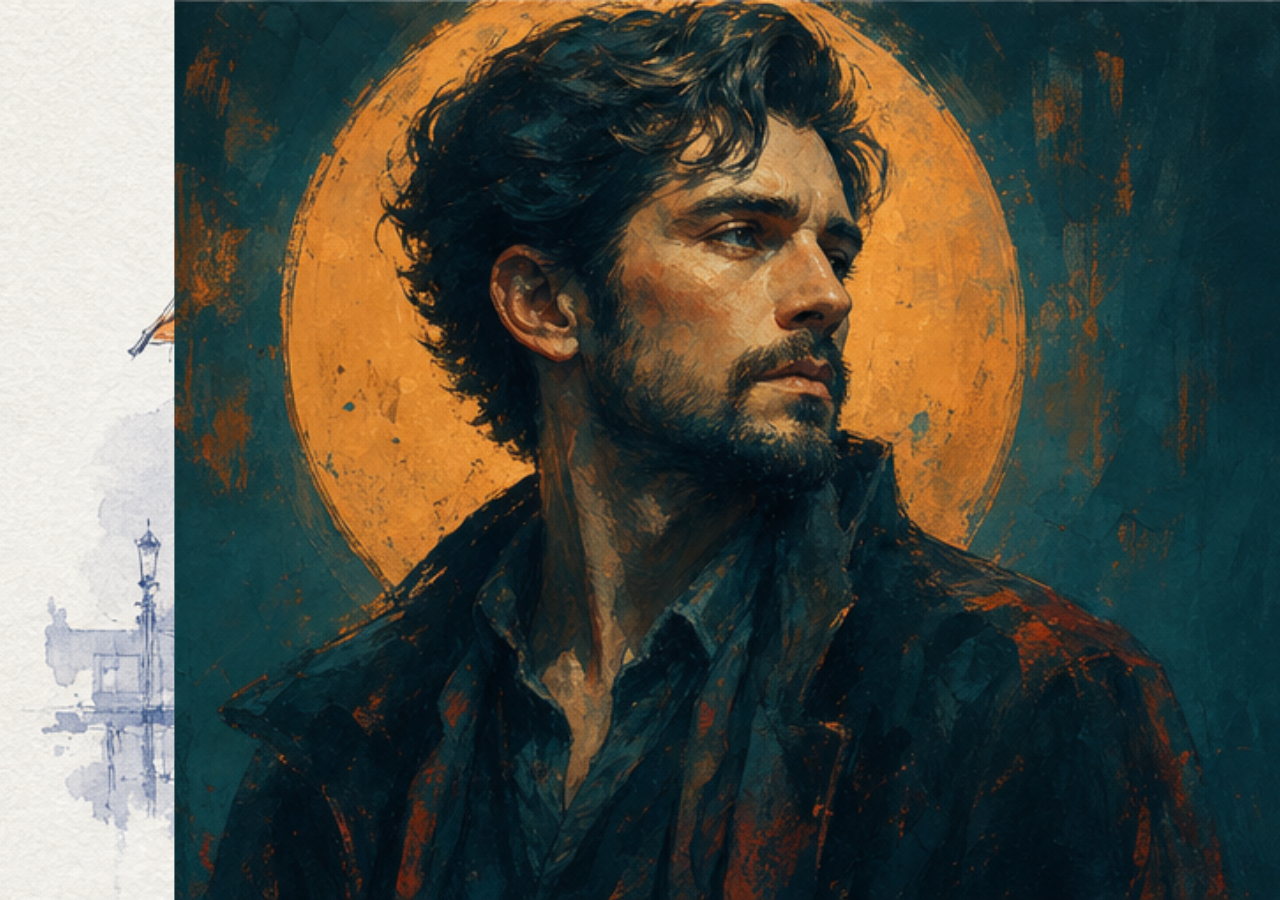
<file: gallery/effect-lab.html>
<!doctype html>
<html lang="en">
<head>
  <meta charset="utf-8">
  <meta name="viewport" content="width=device-width, initial-scale=1">
  <title>HyperFrames fixed-input effect lab</title>
  <link rel="stylesheet" href="./canonical-effects.css?v=20260728-2112">
  <link rel="stylesheet" href="./effect-lab.css?v=20260728-2112">
  <script src="./assets/vendor/gsap.min.js?v=20260728-2112" defer></script>
  <script src="./effect-specs.js?v=20260728-2112" defer></script>
  <script src="./effect-motion.js?v=20260809-1400" defer></script>
  <script src="./effect-lab.js?v=20260809-1400" defer></script>
</head>
<body>
  <main id="effect-lab-root"></main>
</body>
</html>
</file>
<file: gallery/styles.css>
:root {
  color-scheme: light dark;
  --canvas: #f2eee6;
  --surface: #fbf8f1;
  --surface-strong: #e8e1d5;
  --ink: #24211d;
  --ink-muted: #6d675f;
  --line: #d4ccbf;
  --accent: #b8442f;
  --accent-ink: #fff8ee;
  --display: "Iowan Old Style", "Songti SC", "STSong", Georgia, serif;
  --body: "PingFang SC", "Microsoft YaHei", system-ui, sans-serif;
  --mono: "SFMono-Regular", Consolas, monospace;
  --text-xs: 0.75rem;
  --text-sm: 0.875rem;
  --text-md: 1rem;
  --text-lg: 1.25rem;
  --text-xl: clamp(2.3rem, 5.5vw, 4.7rem);
  --space-1: 0.25rem;
  --space-2: 0.5rem;
  --space-3: 0.75rem;
  --space-4: 1rem;
  --space-6: 1.5rem;
  --space-8: 2rem;
  --space-12: 3rem;
  --space-16: 4rem;
  --radius-control: 0.625rem;
  --radius-card: 1rem;
  --radius-dialog: 1.25rem;
  --content-width: 92.5rem;
  --transition-standard: 180ms ease-out;
}

@media (prefers-color-scheme: dark) {
  :root {
    --canvas: #1b1a18;
    --surface: #25231f;
    --surface-strong: #34302a;
    --ink: #f1eadf;
    --ink-muted: #b9b0a4;
    --line: #49443d;
    --accent: #e07a61;
    --accent-ink: #211b18;
  }
}

* {
  box-sizing: border-box;
}

html {
  scroll-behavior: smooth;
  background: var(--canvas);
  color: var(--ink);
  font-family: var(--body);
}

body {
  min-width: 20rem;
  margin: 0;
  background:
    radial-gradient(circle at 12% 10%, color-mix(in srgb, var(--accent) 5%, transparent), transparent 26rem),
    var(--canvas);
  color: var(--ink);
}

button,
input {
  font: inherit;
}

button {
  color: inherit;
}

button:focus-visible,
input:focus-visible {
  outline: 0.1875rem solid var(--accent);
  outline-offset: var(--space-1);
}

img,
video {
  display: block;
  max-width: 100%;
}

[hidden] {
  display: none !important;
}

.skip-link {
  position: fixed;
  top: var(--space-3);
  left: var(--space-3);
  z-index: 50;
  padding: var(--space-3) var(--space-4);
  border-radius: var(--radius-control);
  background: var(--accent);
  color: var(--accent-ink);
  transform: translateY(-160%);
}

.skip-link:focus {
  transform: translateY(0);
}

.masthead {
  position: sticky;
  top: 0;
  z-index: 20;
  display: flex;
  align-items: center;
  justify-content: space-between;
  width: min(calc(100% - var(--space-8)), var(--content-width));
  margin-inline: auto;
  padding-block: var(--space-4);
  border-bottom: 0.0625rem solid var(--line);
  background: color-mix(in srgb, var(--canvas) 88%, transparent);
  backdrop-filter: blur(1rem);
}

.brand {
  display: inline-flex;
  align-items: center;
  gap: var(--space-3);
  color: var(--ink);
  font-family: var(--mono);
  font-size: var(--text-xs);
  letter-spacing: 0.14em;
  text-decoration: none;
}

.brand__mark {
  width: 0.65rem;
  height: 0.65rem;
  border-radius: 50%;
  background: var(--accent);
  box-shadow: 0 0 0 0.3rem color-mix(in srgb, var(--accent) 16%, transparent);
}

.view-nav {
  display: flex;
  gap: var(--space-1);
}

.view-nav__button {
  padding: var(--space-2) var(--space-4);
  border: 0;
  border-radius: var(--radius-control);
  background: transparent;
  color: var(--ink-muted);
  cursor: pointer;
}

.view-nav__button:hover,
.view-nav__button.is-active {
  background: var(--surface-strong);
  color: var(--ink);
}

.hero,
.section-shell,
footer {
  width: min(calc(100% - var(--space-8)), var(--content-width));
  margin-inline: auto;
}

#catalog-main {
  scroll-margin-top: calc(var(--space-16) + var(--space-4));
}

.hero {
  display: grid;
  grid-template-columns: minmax(0, 0.9fr) minmax(28rem, 1.1fr);
  gap: var(--space-12);
  align-items: center;
  min-height: min(52rem, 92vh);
  padding-block: var(--space-16);
}

.hero__copy,
.hero__contact-sheet {
  min-width: 0;
}

.eyebrow {
  margin: 0 0 var(--space-4);
  color: var(--accent);
  font-family: var(--mono);
  font-size: var(--text-xs);
  letter-spacing: 0.12em;
}

h1,
h2,
h3,
p {
  text-wrap: pretty;
}

h1,
h2,
h3 {
  font-family: var(--display);
}

h1 {
  margin: 0;
  font-size: var(--text-xl);
  font-weight: 600;
  letter-spacing: -0.04em;
  line-height: 1.06;
}

h1 span,
.hero__intro span {
  display: block;
}

h1 span {
  white-space: nowrap;
}

.hero__intro {
  max-width: 42rem;
  margin: var(--space-8) 0 0;
  color: var(--ink-muted);
  font-size: var(--text-md);
  line-height: 1.8;
}

.hero__stats {
  display: flex;
  flex-wrap: wrap;
  gap: var(--space-8);
  margin: var(--space-12) 0 0;
}

.hero__stats div {
  min-width: 5.2rem;
}

.hero__stats dt {
  font-family: var(--display);
  font-size: 2rem;
  line-height: 1;
}

.hero__stats dd {
  margin: var(--space-2) 0 0;
  color: var(--ink-muted);
  font-size: var(--text-xs);
}

.hero__contact-sheet {
  display: grid;
  grid-template-columns: minmax(0, 1.15fr) minmax(0, 0.85fr);
  grid-template-rows: repeat(2, minmax(0, 1fr));
  gap: var(--space-3);
  min-height: 34rem;
}

.hero__sample {
  position: relative;
  min-width: 0;
  margin: 0;
  overflow: hidden;
  border: 0.0625rem solid var(--line);
  border-radius: var(--radius-card);
  background: var(--surface-strong);
}

.hero__sample--tall {
  grid-row: 1 / 3;
}

.hero__sample img,
.hero__sample video {
  width: 100%;
  height: 100%;
  object-fit: cover;
}

.hero__sample figcaption {
  position: absolute;
  right: var(--space-3);
  bottom: var(--space-3);
  padding: var(--space-2) var(--space-3);
  border-radius: 999px;
  background: color-mix(in srgb, var(--canvas) 82%, transparent);
  font-family: var(--mono);
  font-size: 0.65rem;
  letter-spacing: 0.08em;
  backdrop-filter: blur(0.7rem);
}

.section-shell {
  padding-block: var(--space-16);
  border-top: 0.0625rem solid var(--line);
}

.section-heading {
  display: grid;
  grid-template-columns: minmax(0, 1fr) minmax(16rem, 30rem);
  gap: var(--space-8);
  align-items: end;
  margin-bottom: var(--space-12);
}

.section-heading h2 {
  max-width: 24ch;
  margin: 0;
  font-size: clamp(2rem, 4vw, 3.8rem);
  font-weight: 600;
  letter-spacing: -0.035em;
  line-height: 1.08;
}

.section-heading > p {
  margin: 0;
  color: var(--ink-muted);
  line-height: 1.7;
}

footer {
  padding-block: var(--space-8);
  border-top: 0.0625rem solid var(--line);
  color: var(--ink-muted);
  font-size: var(--text-sm);
}

.clipboard-fallback {
  position: fixed;
  opacity: 0;
  pointer-events: none;
}
</file>
<file: gallery/catalog.css>
.family-board {
  display: grid;
  grid-template-columns: repeat(4, minmax(0, 1fr));
  gap: var(--space-3);
}

.family-tile {
  display: grid;
  min-height: 9rem;
  padding: var(--space-4);
  border: 0.0625rem solid var(--line);
  border-radius: var(--radius-card);
  background: var(--surface);
  text-align: left;
  cursor: pointer;
  transition: transform var(--transition-standard), border-color var(--transition-standard);
}

.family-tile:hover {
  border-color: var(--accent);
  transform: translateY(-0.2rem);
}

.family-tile__index {
  color: var(--accent);
  font-family: var(--mono);
  font-size: var(--text-xs);
}

.family-tile strong {
  align-self: end;
  font-family: var(--display);
  font-size: var(--text-lg);
}

.family-tile > span:last-child {
  margin-top: var(--space-1);
  color: var(--ink-muted);
  font-size: var(--text-xs);
}

.featured-grid {
  display: grid;
  grid-template-columns: 1.35fr 0.8fr 0.8fr;
  gap: var(--space-3);
  margin-top: var(--space-12);
}

.feature-story {
  display: grid;
  align-content: start;
  min-height: 25rem;
  padding: var(--space-6);
  overflow: hidden;
  border: 0.0625rem solid var(--line);
  border-radius: var(--radius-card);
  background: var(--surface);
}

.feature-story--wide {
  grid-template-columns: minmax(0, 0.9fr) minmax(14rem, 1.1fr);
  gap: var(--space-6);
}

.feature-story h3 {
  margin: 0;
  font-size: clamp(1.6rem, 3vw, 2.7rem);
  font-weight: 600;
  line-height: 1.08;
}

.feature-story p:not(.eyebrow) {
  color: var(--ink-muted);
  line-height: 1.7;
}

.feature-story > img,
.feature-story > video {
  width: 100%;
  height: 16rem;
  margin-top: auto;
  border-radius: var(--radius-control);
  object-fit: cover;
}

.inline-action,
.card-action,
.primary-action,
.text-button,
.filter {
  border: 0.0625rem solid var(--line);
  border-radius: var(--radius-control);
  background: var(--surface);
  cursor: pointer;
  transition: transform var(--transition-standard), border-color var(--transition-standard), background var(--transition-standard);
}

.inline-action {
  padding: var(--space-3) var(--space-4);
}

.inline-action:hover,
.card-action:hover,
.filter:hover {
  border-color: var(--accent);
  transform: translateY(-0.1rem);
}

.toolbar {
  display: grid;
  grid-template-columns: minmax(16rem, 24rem) minmax(0, 1fr);
  gap: var(--space-4);
  align-items: end;
  margin-bottom: var(--space-8);
}

.search {
  display: grid;
  gap: var(--space-2);
  color: var(--ink-muted);
  font-size: var(--text-xs);
}

.search input {
  width: 100%;
  min-height: 2.8rem;
  padding: 0 var(--space-4);
  border: 0.0625rem solid var(--line);
  border-radius: var(--radius-control);
  background: var(--surface);
  color: var(--ink);
}

.filters {
  display: flex;
  flex-wrap: wrap;
  gap: var(--space-2);
}

.filter {
  padding: 0.65rem var(--space-3);
  color: var(--ink-muted);
}

.filter.is-active {
  border-color: var(--ink);
  background: var(--surface-strong);
  color: var(--ink);
}

.catalog-grid {
  display: grid;
  grid-template-columns: repeat(auto-fill, minmax(min(100%, 18rem), 1fr));
  gap: var(--space-4);
}

.catalog-card {
  display: grid;
  grid-template-rows: 17rem 1fr;
  min-width: 0;
  overflow: hidden;
  border: 0.0625rem solid var(--line);
  border-radius: var(--radius-card);
  background: var(--surface);
}

.catalog-card__media {
  min-width: 0;
  padding: 0;
  overflow: hidden;
  border: 0;
  border-bottom: 0.0625rem solid var(--line);
  background: var(--surface-strong);
  cursor: zoom-in;
}

.catalog-card__media img,
.catalog-card__media video {
  width: 100%;
  height: 100%;
  object-fit: cover;
  transition: transform 450ms ease-out;
}

.catalog-card__media:hover img,
.catalog-card__media:hover video {
  transform: scale(1.025);
}

.catalog-card__media:focus-visible {
  position: relative;
  z-index: 1;
  outline: 0;
}

.catalog-card__media:focus-visible::after {
  content: "";
  position: absolute;
  inset: 0;
  border: 3px solid var(--accent);
  pointer-events: none;
}

.catalog-card--style .catalog-card__media img {
  object-fit: contain;
}

.catalog-card__body {
  display: grid;
  align-content: start;
  gap: var(--space-3);
  padding: var(--space-4);
}

.catalog-card__body h3 {
  margin: 0;
  font-size: var(--text-lg);
  font-weight: 600;
}

.catalog-card__body > p {
  margin: 0;
  color: var(--ink-muted);
  font-size: var(--text-sm);
  line-height: 1.65;
}

.catalog-card__meta {
  font-family: var(--mono);
  font-size: var(--text-xs) !important;
  letter-spacing: 0.03em;
}

.card-action {
  justify-self: start;
  margin-top: var(--space-2);
  padding: var(--space-2) var(--space-3);
  font-size: var(--text-sm);
}

.result-count {
  font-family: var(--mono);
  font-size: var(--text-sm);
}

.effects-note {
  display: flex;
  align-items: center;
  gap: var(--space-4);
  margin: calc(var(--space-6) * -1) 0 var(--space-8);
  padding: var(--space-4);
  border-left: 0.2rem solid var(--accent);
  background: var(--surface);
}

.effects-note > span {
  flex: 0 0 auto;
  color: var(--accent);
  font-family: var(--mono);
  font-size: var(--text-xs);
}

.effects-note p {
  margin: 0;
  color: var(--ink-muted);
  font-size: var(--text-sm);
}

.effects-note__keep {
  white-space: nowrap;
}

.empty-state {
  padding: var(--space-16);
  border: 0.0625rem dashed var(--line);
  border-radius: var(--radius-card);
  text-align: center;
}

.empty-state h3 {
  margin: 0;
}

.empty-state p {
  color: var(--ink-muted);
}

.detail-dialog {
  width: min(94vw, 86rem);
  height: min(88vh, 52rem);
  padding: 0;
  overflow: hidden;
  border: 0.0625rem solid var(--line);
  border-radius: var(--radius-dialog);
  background: var(--surface);
  color: var(--ink);
}

.detail-dialog::backdrop {
  background: color-mix(in srgb, #000 74%, transparent);
  backdrop-filter: blur(0.45rem);
}

.dialog__frame {
  display: grid;
  grid-template-columns: minmax(0, 1.45fr) minmax(30rem, 0.55fr);
  height: 100%;
}

.dialog__media {
  display: grid;
  place-items: center;
  min-width: 0;
  min-height: 0;
  overflow: hidden;
  border-right: 0.0625rem solid var(--line);
  background: var(--surface-strong);
}

.dialog__asset {
  width: 100%;
  height: 100%;
  object-fit: contain;
}

.dialog__copy {
  display: grid;
  grid-template-rows: auto minmax(0, 1fr) auto;
  gap: var(--space-6);
  min-height: 0;
  padding: var(--space-8);
  overflow: hidden;
}

.dialog__content {
  display: grid;
  align-content: start;
  gap: var(--space-6);
  min-height: 0;
  overflow-y: auto;
}

.dialog__header {
  display: flex;
  align-items: center;
  justify-content: space-between;
  gap: var(--space-4);
}

.dialog__meta {
  margin: 0;
  color: var(--accent);
  font-family: var(--mono);
  font-size: var(--text-xs);
}

.dialog__copy h2 {
  margin: 0;
  font-size: clamp(2rem, 4vw, 3.4rem);
  font-weight: 600;
  line-height: 1.05;
  text-wrap: balance;
}

.dialog__description,
.source-path {
  margin: 0;
  color: var(--ink-muted);
  line-height: 1.7;
}

.dialog__description {
  white-space: pre-line;
  text-wrap: pretty;
  word-break: auto-phrase;
}

.source-path {
  padding: var(--space-3);
  overflow-wrap: anywhere;
  border-left: 0.15rem solid var(--line);
  background: var(--surface-strong);
  font-family: var(--mono);
  font-size: var(--text-xs);
}

.tags {
  display: flex;
  flex-wrap: wrap;
  gap: var(--space-2);
}

.tags span {
  padding: var(--space-1) var(--space-2);
  border: 0.0625rem solid var(--line);
  border-radius: var(--radius-control);
  color: var(--ink-muted);
  font-family: var(--mono);
  font-size: var(--text-xs);
}

.text-button,
.primary-action {
  padding: var(--space-3) var(--space-4);
}

.primary-action {
  border-color: var(--accent);
  background: var(--accent);
  color: var(--accent-ink);
}

.dialog__style-gallery {
  display: grid;
  grid-auto-flow: column;
  grid-auto-columns: min(84%, 40rem);
  gap: var(--space-3);
  width: 100%;
  height: 100%;
  padding: var(--space-4);
  overflow-x: auto;
  scroll-snap-type: x mandatory;
}

.dialog__style-gallery img {
  width: 100%;
  height: 100%;
  border-radius: var(--radius-control);
  object-fit: contain;
  scroll-snap-align: center;
}
</file>
<file: gallery/effects.css>
.effect-grid {
  display: grid;
  grid-template-columns: repeat(auto-fill, minmax(min(100%, 15.5rem), 1fr));
  gap: var(--space-4);
}

.effect-card {
  overflow: hidden;
  border: 0.0625rem solid var(--line);
  border-radius: var(--radius-card);
  background: var(--surface);
}

.effect-card__preview {
  display: block;
  width: 100%;
  aspect-ratio: 16 / 10;
  padding: 0;
  overflow: hidden;
  border: 0;
  border-bottom: 0.0625rem solid var(--line);
  background: var(--surface-strong);
  cursor: pointer;
}

.effect-card__body {
  display: grid;
  gap: var(--space-2);
  padding: var(--space-3);
}

.effect-card__body p {
  display: flex;
  justify-content: space-between;
  margin: 0;
  color: var(--ink-muted);
  font-family: var(--mono);
  font-size: 0.67rem;
  text-transform: uppercase;
}

.effect-card__body h3 {
  min-height: 2.6em;
  margin: 0;
  font-family: var(--body);
  font-size: var(--text-sm);
  font-weight: 600;
  line-height: 1.3;
}

.effect-preview,
.effect-mini {
  position: relative;
  width: 100%;
  height: 100%;
  overflow: hidden;
  background: #171512;
  isolation: isolate;
}

.effect-preview img,
.effect-mini img {
  position: absolute;
  inset: 0;
  width: 100%;
  height: 100%;
  object-fit: cover;
}

.effect-preview img {
  object-position: var(--effect-position, center);
}

.effect-preview__a {
  z-index: 1;
}

.effect-preview__b {
  z-index: 2;
}

.effect-preview__veil,
.effect-preview__signal {
  position: absolute;
  z-index: 3;
  pointer-events: none;
}

.effect-preview__b,
.effect-preview__veil,
.effect-preview__signal {
  animation-delay: var(--effect-delay, 0s) !important;
}

.effect-preview--reveal .effect-preview__b,
.effect-mini--dissolve img:last-child {
  animation: fx-reveal 4.2s cubic-bezier(0.77, 0, 0.18, 1) infinite;
  clip-path: inset(0 100% 0 0);
}

.effect-preview--dissolve .effect-preview__b {
  animation: fx-dissolve 4.8s steps(12) infinite;
  mask-image: linear-gradient(90deg, transparent, #000 35%, #000);
}

.effect-preview--dissolve .effect-preview__signal {
  inset: 0;
  background: repeating-linear-gradient(105deg, transparent 0 0.7rem, rgba(255, 255, 255, 0.3) 0.75rem, transparent 0.85rem);
  mix-blend-mode: overlay;
  animation: fx-scan 4.8s linear infinite;
}

.effect-preview--glitch .effect-preview__b {
  opacity: 0;
  animation: fx-glitch 3.4s steps(1) infinite;
  mix-blend-mode: screen;
}

.effect-preview--glitch .effect-preview__signal {
  inset: 0;
  background: repeating-linear-gradient(0deg, transparent 0 0.45rem, rgba(255, 255, 255, 0.14) 0.5rem);
  animation: fx-flicker 180ms steps(2) infinite;
}

.effect-preview--liquid .effect-preview__b {
  animation: fx-liquid 5s ease-in-out infinite;
  border-radius: 50%;
  filter: saturate(1.12);
}

.effect-preview--liquid .effect-preview__veil {
  inset: 14%;
  border: 0.0625rem solid rgba(255, 255, 255, 0.55);
  border-radius: 42% 58% 61% 39% / 45% 42% 58% 55%;
  box-shadow: inset 0 0 1.2rem rgba(255, 255, 255, 0.34);
  animation: fx-blob 4s ease-in-out infinite alternate;
}

.effect-preview--burn .effect-preview__b {
  animation: fx-burn 4.6s ease-in-out infinite;
  mask-image: radial-gradient(circle at 50% 50%, #000 0 36%, transparent 62%);
}

.effect-preview--burn .effect-preview__signal {
  inset: 0;
  box-shadow: inset 0 0 2rem rgba(255, 74, 12, 0.7);
  animation: fx-flicker 260ms steps(2) infinite;
  mix-blend-mode: screen;
}

.effect-preview--lens .effect-preview__b {
  width: 58%;
  height: 74%;
  margin: auto;
  border-radius: 50%;
  animation: fx-lens 4.4s ease-in-out infinite;
  filter: saturate(1.3) contrast(1.05);
}

.effect-preview--light .effect-preview__b {
  opacity: 0;
  animation: fx-light 4.8s ease-in-out infinite;
  mix-blend-mode: screen;
}

.effect-preview--light .effect-preview__veil {
  inset: -40%;
  background: conic-gradient(from 70deg, transparent, rgba(255, 223, 160, 0.8), transparent 30%);
  animation: fx-spin 5s linear infinite;
  mix-blend-mode: screen;
}

.effect-preview--camera .effect-preview__a {
  animation: fx-camera 5.5s ease-in-out infinite alternate;
}

.effect-preview--camera .effect-preview__b {
  opacity: 0;
}

.effect-preview--caption .effect-preview__b,
.effect-preview--code .effect-preview__b,
.effect-preview--data .effect-preview__b {
  opacity: 0.28;
  mix-blend-mode: luminosity;
}

.effect-preview--caption .effect-preview__signal {
  right: 8%;
  bottom: 10%;
  left: 8%;
  height: 18%;
  border-left: 0.25rem solid #ff744f;
  background: rgba(20, 18, 16, 0.78);
  animation: fx-caption 3.6s cubic-bezier(0.22, 1, 0.36, 1) infinite;
}

.effect-preview--code .effect-preview__signal {
  inset: 14% 10%;
  background: repeating-linear-gradient(0deg, rgba(223, 238, 224, 0.8) 0 0.12rem, transparent 0.12rem 0.65rem);
  animation: fx-code 4s linear infinite;
  mix-blend-mode: screen;
}

.effect-preview--data .effect-preview__signal {
  inset: 18%;
  border-right: 0.1rem solid rgba(255, 255, 255, 0.55);
  border-bottom: 0.1rem solid rgba(255, 255, 255, 0.55);
  animation: fx-chart 4s ease-in-out infinite;
}

.effect-mini {
  min-height: 20rem;
  border-radius: var(--radius-control);
}

.effect-stage {
  position: relative;
  width: 100%;
  height: 100%;
  overflow: hidden;
  background: #080808;
}

.effect-stage iframe {
  position: absolute;
  top: 0;
  left: 0;
  width: 1920px;
  height: 1080px;
  border: 0;
  transform-origin: top left;
}

@keyframes fx-reveal {
  0%, 12% { clip-path: inset(0 100% 0 0); }
  55%, 82% { clip-path: inset(0); }
  100% { clip-path: inset(0 0 0 100%); }
}

@keyframes fx-dissolve {
  0%, 12% { clip-path: inset(0 100% 0 0); }
  60%, 82% { clip-path: inset(0); }
  100% { clip-path: inset(0 0 0 100%); }
}

@keyframes fx-glitch {
  0%, 70%, 100% { opacity: 0; transform: translateX(0); clip-path: inset(0); }
  72% { opacity: 0.8; transform: translateX(-0.45rem); clip-path: inset(12% 0 58%); }
  76% { opacity: 0.5; transform: translateX(0.55rem); clip-path: inset(54% 0 16%); }
  80% { opacity: 0.75; transform: translateX(-0.2rem); clip-path: inset(32% 0 36%); }
}

@keyframes fx-liquid {
  0%, 100% { clip-path: circle(0% at 50% 50%); }
  45%, 75% { clip-path: circle(72% at 50% 50%); }
}

@keyframes fx-burn {
  0%, 10%, 100% { opacity: 0; transform: scale(0.6); }
  55%, 78% { opacity: 1; transform: scale(1.5); }
}

@keyframes fx-lens {
  0%, 100% { opacity: 0; transform: scale(0.3) rotate(-8deg); }
  45%, 75% { opacity: 1; transform: scale(1.45) rotate(5deg); }
}

@keyframes fx-light {
  0%, 18%, 100% { opacity: 0; filter: brightness(1); }
  48%, 70% { opacity: 0.82; filter: brightness(1.4) saturate(1.2); }
}

@keyframes fx-camera {
  from { transform: scale(1) translate3d(-1%, 0, 0); }
  to { transform: scale(1.18) translate3d(3%, -2%, 0); }
}

@keyframes fx-caption {
  0%, 16%, 100% { opacity: 0; transform: translateY(120%); }
  42%, 78% { opacity: 1; transform: translateY(0); }
}

@keyframes fx-code {
  from { transform: translateY(-18%); }
  to { transform: translateY(18%); }
}

@keyframes fx-chart {
  0%, 100% { clip-path: inset(100% 0 0 0); }
  50%, 78% { clip-path: inset(0); }
}

@keyframes fx-blob {
  from { transform: rotate(-8deg) scale(0.9); }
  to { transform: rotate(12deg) scale(1.08); }
}

@keyframes fx-spin {
  to { transform: rotate(1turn); }
}

@keyframes fx-scan {
  from { transform: translateX(-50%); }
  to { transform: translateX(50%); }
}

@keyframes fx-flicker {
  50% { opacity: 0.45; }
}
</file>
<file: gallery/canonical-effects.css>
.test-effect {
  position: relative;
  width: 100%;
  height: 100%;
  overflow: hidden;
  background: #151b26;
  isolation: isolate;
}

.test-effect__plate,
.test-effect__grain,
.test-effect__shade,
.test-effect__sweep,
.test-effect__grid,
.test-effect__caption {
  position: absolute;
  inset: 0;
}

.test-effect__plate {
  width: 100%;
  height: 100%;
  object-fit: cover;
  object-position: center;
}

.test-effect__plate--a {
  z-index: 1;
}

.test-effect__plate--b {
  z-index: 2;
  opacity: 0;
}

.test-effect[data-transition="true"] .test-effect__plate--b {
  opacity: 1;
  clip-path: inset(0 44% 0 0);
}

.test-effect__grain,
.test-effect__shade,
.test-effect__sweep,
.test-effect__grid,
.test-effect__caption {
  z-index: 3;
  pointer-events: none;
}

.test-effect__grain {
  opacity: 0;
  background-image:
    radial-gradient(circle, rgba(21, 27, 38, 0.88) 0 0.05rem, transparent 0.07rem),
    radial-gradient(circle, rgba(244, 239, 228, 0.78) 0 0.04rem, transparent 0.065rem);
  background-position: 0 0, 0.12rem 0.15rem;
  background-size: 0.28rem 0.28rem, 0.36rem 0.36rem;
  mix-blend-mode: multiply;
}

.test-effect__shade {
  opacity: 0;
  background: radial-gradient(circle, transparent 36%, rgba(21, 27, 38, 0.86) 100%);
}

.test-effect__sweep {
  opacity: 0;
  background: linear-gradient(110deg, transparent 28%, rgba(255, 255, 255, 0.92) 48%, transparent 68%);
  mix-blend-mode: screen;
  transform: translateX(-70%);
}

.test-effect__grid {
  opacity: 0;
  background:
    repeating-linear-gradient(0deg, rgba(21, 27, 38, 0.72) 0 2px, transparent 2px 16px),
    repeating-linear-gradient(90deg, rgba(21, 27, 38, 0.72) 0 2px, transparent 2px 16px);
  mix-blend-mode: multiply;
}

.test-effect__caption {
  inset: auto 7% 8%;
  display: grid;
  gap: 0.12rem;
  width: fit-content;
  padding: 0.55rem 0.7rem;
  border-left: 0.28rem solid #f4c84a;
  background: rgba(21, 27, 38, 0.92);
  color: #f4efe4;
  font-family: var(--body, Arial, sans-serif);
  opacity: 0;
}

.test-effect__caption strong {
  font-size: clamp(0.62rem, 1.2vw, 1.25rem);
  letter-spacing: 0.08em;
}

.test-effect__caption small {
  color: #22c7c9;
  font-family: var(--mono, monospace);
  font-size: clamp(0.48rem, 0.8vw, 0.8rem);
  letter-spacing: 0.12em;
}

.test-effect--blur .test-effect__plate--a {
  filter: blur(0.22rem);
  transform: scale(1.04);
}

.test-effect--blur[data-transition="true"] .test-effect__plate--b {
  filter: blur(0.12rem);
}

.test-effect--grain .test-effect__grain {
  opacity: 0.72;
}

.test-effect--vignette .test-effect__shade {
  opacity: 0.94;
}

.test-effect--pixel .test-effect__plate--a {
  filter: contrast(1.3) saturate(0.72);
}

.test-effect--pixel .test-effect__grid {
  opacity: 0.54;
}

.test-effect--pixel[data-transition="true"] .test-effect__plate--b {
  filter: contrast(1.3);
}

.test-effect--glitch .test-effect__plate--b {
  opacity: 0.62;
  clip-path: inset(28% 0 42%);
  filter: hue-rotate(115deg) saturate(2);
  mix-blend-mode: screen;
  transform: translateX(3%);
}

.test-effect--dissolve .test-effect__plate--b {
  opacity: 1;
  mask-image: repeating-radial-gradient(circle at 46% 54%, #000 0 4px, transparent 5px 12px);
}

.test-effect--shatter .test-effect__plate--b {
  opacity: 1;
  clip-path: polygon(0 0, 58% 0, 47% 31%, 72% 52%, 42% 69%, 52% 100%, 0 100%);
}

.test-effect--wipe .test-effect__plate--b {
  opacity: 1;
  clip-path: inset(0 43% 0 0);
}

.test-effect--push .test-effect__plate--a {
  transform: translateX(-42%);
}

.test-effect--push .test-effect__plate--b {
  opacity: 1;
  transform: translateX(58%);
}

.test-effect--scale .test-effect__plate--b {
  inset: 17%;
  width: 66%;
  height: 66%;
  border: 0.2rem solid #f4efe4;
  opacity: 1;
  transform: scale(0.82);
}

.test-effect--rotate {
  perspective: 52rem;
}

.test-effect--rotate .test-effect__plate--b {
  opacity: 1;
  clip-path: inset(0 0 0 48%);
  transform: rotateY(-18deg);
  transform-origin: left center;
}

.test-effect--warp .test-effect__plate--b {
  opacity: 1;
  clip-path: polygon(42% 0, 100% 0, 100% 100%, 31% 100%, 52% 62%);
  transform: skewX(-8deg) scale(1.08);
}

.test-effect--liquid .test-effect__plate--b {
  opacity: 1;
  clip-path: ellipse(42% 58% at 52% 51%);
  filter: saturate(1.25);
}

.test-effect--lens .test-effect__plate--b {
  opacity: 1;
  clip-path: circle(31% at 58% 48%);
  transform: scale(1.12);
}

.test-effect--burn .test-effect__plate--b {
  opacity: 1;
  clip-path: circle(42% at 48% 52%);
}

.test-effect--burn .test-effect__shade {
  opacity: 0.72;
  background: radial-gradient(circle at 48% 52%, transparent 34%, rgba(239, 91, 63, 0.92) 47%, transparent 57%);
  mix-blend-mode: screen;
}

.test-effect--light .test-effect__sweep {
  opacity: 0.86;
  transform: translateX(8%);
}

.test-effect--caption .test-effect__caption {
  opacity: 1;
}

.test-effect--code .test-effect__grid {
  inset: 15% 10%;
  opacity: 0.75;
  background: repeating-linear-gradient(0deg, #22c7c9 0 3px, transparent 3px 18px);
  mix-blend-mode: screen;
}

.test-effect--data .test-effect__grid {
  inset: 20% 12%;
  opacity: 0.78;
  border-right: 0.2rem solid #f4efe4;
  border-bottom: 0.2rem solid #f4efe4;
  background: linear-gradient(145deg, transparent 42%, #f4c84a 43% 47%, transparent 48%);
}

.test-effect--camera .test-effect__plate--a {
  transform: scale(1.16) translate3d(3%, -2%, 0);
}

/* Card-only representative signatures keep one fixed input while making
   concrete registry effects distinguishable before the dialog is opened. */
.test-effect--card .test-effect__plate {
  object-position:
    calc(50% + var(--preview-x))
    calc(50% + var(--preview-y));
}

.test-effect--card.test-effect--blur .test-effect__plate--a {
  filter: blur(var(--preview-blur)) saturate(var(--preview-saturation));
  transform: scale(var(--preview-scale));
}

.test-effect--card.test-effect--grain .test-effect__grain {
  background-size:
    var(--preview-grain) var(--preview-grain),
    var(--preview-grain-alt) var(--preview-grain-alt);
  filter: hue-rotate(var(--preview-hue));
  transform: rotate(var(--preview-tilt));
}

.test-effect--card.test-effect--vignette .test-effect__shade {
  background:
    radial-gradient(
      circle at calc(50% + var(--preview-x)) calc(50% + var(--preview-y)),
      transparent 22%,
      rgba(21, 27, 38, 0.96) 84%
    );
}

.test-effect--card.test-effect--pixel .test-effect__grid {
  background-size: var(--preview-grid) var(--preview-grid);
  filter: hue-rotate(var(--preview-hue));
  transform: rotate(var(--preview-tilt)) scale(1.12);
}

.test-effect--card.test-effect--glitch .test-effect__plate--b {
  clip-path:
    polygon(
      0 var(--preview-cut),
      100% calc(var(--preview-cut) - 7%),
      100% var(--preview-cut-alt),
      0 calc(var(--preview-cut-alt) + 8%)
    );
  filter: hue-rotate(var(--preview-hue)) saturate(2.4);
  transform: translateX(var(--preview-x)) skewX(var(--preview-tilt));
}

.test-effect--card.test-effect--dissolve .test-effect__plate--b {
  mask-image:
    repeating-radial-gradient(
      circle at calc(50% + var(--preview-x)) calc(50% + var(--preview-y)),
      #000 0 var(--preview-grain),
      transparent var(--preview-grain-mask) var(--preview-grain-gap)
    );
}

.test-effect--card.test-effect--shatter .test-effect__plate--b {
  clip-path:
    polygon(
      0 0,
      var(--preview-cut) 0,
      var(--preview-cut-alt) 26%,
      calc(var(--preview-cut) + 18%) 53%,
      calc(var(--preview-cut-alt) - 12%) 74%,
      calc(var(--preview-cut) + 4%) 100%,
      0 100%
    );
}

.test-effect--card.test-effect--wipe .test-effect__plate--b {
  clip-path:
    polygon(
      0 0,
      var(--preview-cut) 0,
      var(--preview-cut-alt) 100%,
      0 100%
    );
}

.test-effect--card.test-effect--push[data-variant="0"] .test-effect__plate--a,
.test-effect--card.test-effect--push[data-variant="2"] .test-effect__plate--a,
.test-effect--card.test-effect--push[data-variant="4"] .test-effect__plate--a,
.test-effect--card.test-effect--push[data-variant="6"] .test-effect__plate--a {
  transform: translateX(var(--preview-cut-negative));
}

.test-effect--card.test-effect--push[data-variant="0"] .test-effect__plate--b,
.test-effect--card.test-effect--push[data-variant="2"] .test-effect__plate--b,
.test-effect--card.test-effect--push[data-variant="4"] .test-effect__plate--b,
.test-effect--card.test-effect--push[data-variant="6"] .test-effect__plate--b {
  transform: translateX(var(--preview-cut-alt));
}

.test-effect--card.test-effect--push[data-variant="1"] .test-effect__plate--a,
.test-effect--card.test-effect--push[data-variant="3"] .test-effect__plate--a,
.test-effect--card.test-effect--push[data-variant="5"] .test-effect__plate--a,
.test-effect--card.test-effect--push[data-variant="7"] .test-effect__plate--a {
  transform: translateY(var(--preview-cut-negative));
}

.test-effect--card.test-effect--push[data-variant="1"] .test-effect__plate--b,
.test-effect--card.test-effect--push[data-variant="3"] .test-effect__plate--b,
.test-effect--card.test-effect--push[data-variant="5"] .test-effect__plate--b,
.test-effect--card.test-effect--push[data-variant="7"] .test-effect__plate--b {
  transform: translateY(var(--preview-cut-alt));
}

.test-effect--card.test-effect--scale .test-effect__plate--b {
  inset: var(--preview-inset);
  width: auto;
  height: auto;
  filter: hue-rotate(var(--preview-hue));
  transform: scale(calc(var(--preview-scale) - 0.2)) rotate(var(--preview-tilt));
}

.test-effect--card.test-effect--rotate .test-effect__plate--b {
  clip-path: inset(0 0 0 var(--preview-cut));
  transform: rotateY(var(--preview-rotate-y));
}

.test-effect--card.test-effect--warp .test-effect__plate--b {
  clip-path:
    polygon(
      var(--preview-cut) 0,
      100% 0,
      100% 100%,
      calc(var(--preview-cut) - 12%) 100%,
      var(--preview-cut-alt) 62%
    );
  filter: hue-rotate(var(--preview-hue)) saturate(1.35);
  transform: skewX(var(--preview-tilt)) scale(var(--preview-scale));
}

.test-effect--card.test-effect--liquid .test-effect__plate--b {
  clip-path:
    ellipse(
      var(--preview-cut) var(--preview-cut-alt)
      at calc(50% + var(--preview-x)) calc(50% + var(--preview-y))
    );
  filter: hue-rotate(var(--preview-hue)) saturate(1.38);
  transform: rotate(var(--preview-tilt));
}

.test-effect--card.test-effect--lens .test-effect__plate--b {
  clip-path:
    circle(
      var(--preview-cut)
      at calc(50% + var(--preview-x)) calc(50% + var(--preview-y))
    );
  transform: scale(var(--preview-scale));
}

.test-effect--card.test-effect--burn .test-effect__plate--b {
  clip-path:
    circle(
      var(--preview-cut)
      at calc(50% + var(--preview-x)) calc(50% + var(--preview-y))
    );
}

.test-effect--card.test-effect--burn .test-effect__shade {
  background:
    radial-gradient(
      circle at calc(50% + var(--preview-x)) calc(50% + var(--preview-y)),
      transparent calc(var(--preview-cut) - 8%),
      rgba(239, 91, 63, 0.92) var(--preview-cut),
      transparent calc(var(--preview-cut) + 11%)
    );
}

.test-effect--card.test-effect--light .test-effect__sweep {
  filter: hue-rotate(var(--preview-hue));
  transform: translateX(var(--preview-x)) rotate(var(--preview-tilt));
}

.test-effect--card.test-effect--camera .test-effect__plate--a {
  transform:
    scale(var(--preview-scale))
    translate3d(var(--preview-x), var(--preview-y), 0)
    rotate(var(--preview-tilt));
}

.test-effect--card.test-effect--code .test-effect__grid,
.test-effect--card.test-effect--data .test-effect__grid {
  inset: calc(10% + var(--preview-y)) calc(8% + var(--preview-x));
  filter: hue-rotate(var(--preview-hue));
  transform: rotate(var(--preview-tilt));
}

.test-effect--card[data-effect*="bubble"] .test-effect__grid {
  border: 0;
  background:
    radial-gradient(circle at 18% 68%, #f4c84a 0 5%, transparent 5.6%),
    radial-gradient(circle at 52% 38%, #22c7c9 0 8%, transparent 8.6%),
    radial-gradient(circle at 78% 61%, #f4efe4 0 4%, transparent 4.6%);
}

.test-effect--card[data-effect*="hex"] .test-effect__grid {
  background:
    repeating-linear-gradient(60deg, rgba(244, 239, 228, 0.7) 0 2px, transparent 2px 18px),
    repeating-linear-gradient(-60deg, rgba(34, 199, 201, 0.65) 0 2px, transparent 2px 18px);
}

.test-effect--card[data-effect*="flow"] .test-effect__grid,
.test-effect--card[data-effect*="tree"] .test-effect__grid {
  background:
    linear-gradient(30deg, transparent 34%, #f4c84a 35% 38%, transparent 39%),
    linear-gradient(150deg, transparent 52%, #22c7c9 53% 56%, transparent 57%);
}

.test-effect--card.test-effect--caption .test-effect__caption {
  transform: translate(var(--preview-x), var(--preview-y)) rotate(var(--preview-tilt));
}

.test-effect--card.test-effect--caption[data-effect*="pill"] .test-effect__caption {
  border: 1px solid #f4c84a;
  border-radius: 999px;
  padding-inline: 1rem;
}

.test-effect--card.test-effect--caption[data-effect*="neon"] .test-effect__caption {
  border-color: #22c7c9;
  box-shadow: inset 0 0 0 1px #22c7c9, 0 0 1rem rgba(34, 199, 201, 0.68);
}

.test-effect--card.test-effect--caption[data-effect*="neon-accent"] .test-effect__caption strong {
  text-decoration: underline;
  text-decoration-color: #22c7c9;
  text-decoration-thickness: 0.18rem;
  text-underline-offset: 0.22rem;
}

.test-effect--card.test-effect--caption[data-effect*="weight"] .test-effect__caption strong,
.test-effect--card.test-effect--caption[data-effect*="slam"] .test-effect__caption strong {
  font-size: clamp(0.9rem, 2vw, 1.6rem);
  font-weight: 900;
  letter-spacing: -0.04em;
}

.test-effect--card.test-effect--caption[data-effect*="emoji-pop"] .test-effect__caption {
  align-items: center;
  grid-template-columns: 1.4rem auto;
  border: 0;
  border-radius: 0.8rem;
}

.test-effect--card.test-effect--caption[data-effect*="emoji-pop"] .test-effect__caption::before {
  content: "";
  grid-row: 1 / 3;
  width: 1.2rem;
  aspect-ratio: 1;
  border-radius: 50%;
  background: #f4c84a;
  box-shadow: inset 0 0 0 0.25rem #ef5b3f;
}

.test-effect--card.test-effect--caption[data-effect*="editorial"] .test-effect__caption {
  inset: 8% auto auto 7%;
  border-left: 0;
  border-top: 0.24rem solid #f4c84a;
  background: rgba(244, 239, 228, 0.9);
  color: #151b26;
}

.test-effect--card.test-effect--caption[data-effect*="glitch"] .test-effect__caption strong {
  color: #f4efe4;
  text-shadow: -0.12rem 0 #ef5b3f, 0.12rem 0 #22c7c9;
}

.test-effect--card.test-effect--caption[data-effect*="parallax"] .test-effect__caption {
  box-shadow:
    0.3rem 0.3rem 0 rgba(239, 91, 63, 0.8),
    0.6rem 0.6rem 0 rgba(34, 199, 201, 0.58);
}

.test-effect--card.test-effect--caption[data-effect*="particle"] .test-effect__caption {
  background:
    radial-gradient(circle, rgba(244, 200, 74, 0.8) 0 0.12rem, transparent 0.14rem),
    rgba(21, 27, 38, 0.88);
  background-size: 0.55rem 0.55rem;
}

.test-effect--card.test-effect--caption[data-effect*="texture"] .test-effect__caption {
  background:
    repeating-linear-gradient(135deg, rgba(244, 239, 228, 0.12) 0 2px, transparent 2px 6px),
    rgba(21, 27, 38, 0.92);
}

.test-effect--card.test-effect--caption[data-effect*="gradient"] .test-effect__caption strong {
  color: transparent;
  background: linear-gradient(90deg, #f4c84a, #22c7c9);
  background-clip: text;
}

.test-effect--card.test-effect--caption[data-effect*="highlight"] .test-effect__caption {
  border: 0;
  background: #f4c84a;
  color: #151b26;
}

.test-effect--card.test-effect--caption[data-effect*="difference"] .test-effect__caption {
  background: #f4efe4;
  color: #151b26;
  mix-blend-mode: difference;
}

.test-effect--card.test-effect--caption[data-effect*="clip-wipe"] .test-effect__caption {
  clip-path: polygon(0 0, var(--preview-cut-alt) 0, var(--preview-cut) 100%, 0 100%);
}

@media (prefers-reduced-motion: reduce) {
  .test-effect * {
    animation: none !important;
    transition: none !important;
  }
}
</file>
<file: gallery/responsive.css>
@media (max-width: 72rem) {
  .hero {
    grid-template-columns: 1fr;
    min-height: auto;
  }

  .hero__contact-sheet {
    min-height: 34rem;
  }

  .family-board {
    grid-template-columns: repeat(2, minmax(0, 1fr));
  }

  .section-heading {
    grid-template-columns: 1fr;
    align-items: start;
  }

  .section-heading h2 {
    max-width: none;
  }

  .featured-grid {
    grid-template-columns: repeat(2, minmax(0, 1fr));
  }

  .feature-story--wide {
    grid-column: 1 / -1;
  }

  .dialog__frame {
    grid-template-columns: 1fr;
    grid-template-rows: minmax(18rem, 1fr) minmax(18rem, 1fr);
  }

  .dialog__media {
    border-right: 0;
    border-bottom: 0.0625rem solid var(--line);
  }
}

@media (max-width: 48rem) {
  #catalog-main {
    scroll-margin-top: calc(var(--space-16) + var(--space-12));
  }

  .masthead {
    flex-direction: column;
    align-items: flex-start;
    gap: var(--space-3);
    width: calc(100% - var(--space-6));
  }

  .brand {
    padding-top: var(--space-2);
  }

  .view-nav {
    width: 100%;
    max-width: none;
    justify-content: space-between;
    overflow-x: auto;
  }

  .view-nav__button {
    flex: 0 0 auto;
    padding-inline: var(--space-3);
  }

  .hero,
  .section-shell,
  footer {
    width: calc(100% - var(--space-6));
  }

  .hero {
    gap: var(--space-8);
    padding-block: var(--space-12);
  }

  h1 span {
    white-space: normal;
  }

  .hero__intro {
    overflow-wrap: anywhere;
    text-wrap: wrap;
  }

  .hero__stats {
    display: grid;
    grid-template-columns: repeat(2, minmax(0, 1fr));
    gap: var(--space-6);
  }

  .hero__contact-sheet {
    grid-template-columns: 1fr;
    grid-template-rows: 24rem 16rem 16rem;
    min-height: auto;
  }

  .hero__sample--tall {
    grid-row: auto;
  }

  .section-shell {
    padding-block: var(--space-12);
  }

  .section-heading {
    grid-template-columns: 1fr;
    align-items: start;
    margin-bottom: var(--space-8);
  }

  .family-board,
  .featured-grid {
    grid-template-columns: 1fr;
  }

  .feature-story--wide {
    grid-template-columns: 1fr;
  }

  .toolbar {
    grid-template-columns: 1fr;
  }

  .filters {
    flex-wrap: nowrap;
    overflow-x: auto;
    padding-bottom: var(--space-2);
  }

  .filter {
    flex: 0 0 auto;
  }

  .catalog-grid,
  .effect-grid {
    grid-template-columns: 1fr;
  }

  .catalog-card {
    grid-template-rows: 22rem 1fr;
  }

  .effects-note {
    align-items: flex-start;
  }

  .detail-dialog {
    width: calc(100% - var(--space-4));
    height: calc(100% - var(--space-4));
  }

  .dialog__frame {
    grid-template-rows: minmax(16rem, 48vh) minmax(0, 1fr);
  }

  .dialog__copy {
    padding: var(--space-6);
  }
}

@media (prefers-reduced-motion: reduce) {
  html {
    scroll-behavior: auto;
  }

  *,
  *::before,
  *::after {
    animation-duration: 0.001ms !important;
    animation-iteration-count: 1 !important;
    scroll-behavior: auto !important;
    transition-duration: 0.001ms !important;
  }
}
</file>
<file: gallery/effect-lab.css>
html,
body {
  width: 100%;
  height: 100%;
  margin: 0;
  overflow: hidden;
  background: #151b26;
}

#effect-lab-root {
  width: 100%;
  height: 100%;
}

.test-effect--stage {
  width: 100%;
  height: 100%;
}

.test-effect--stage .test-effect__plate {
  inset: 0;
  width: 100%;
  height: 100%;
  clip-path: none;
  filter: none;
  mask-image: none;
  opacity: 1;
  transform: none;
}

.test-effect--stage .test-effect__plate--b {
  opacity: 0;
}

.test-effect--stage .test-effect__caption strong {
  font-size: clamp(3rem, 4vw, 4.5rem);
}

.test-effect--stage .test-effect__caption small {
  font-size: clamp(1.5rem, 2vw, 2.25rem);
}

.test-effect--stage .test-effect__caption {
  padding: 1.25rem 1.5rem;
  border-left-width: 0.65rem;
}
</file>
